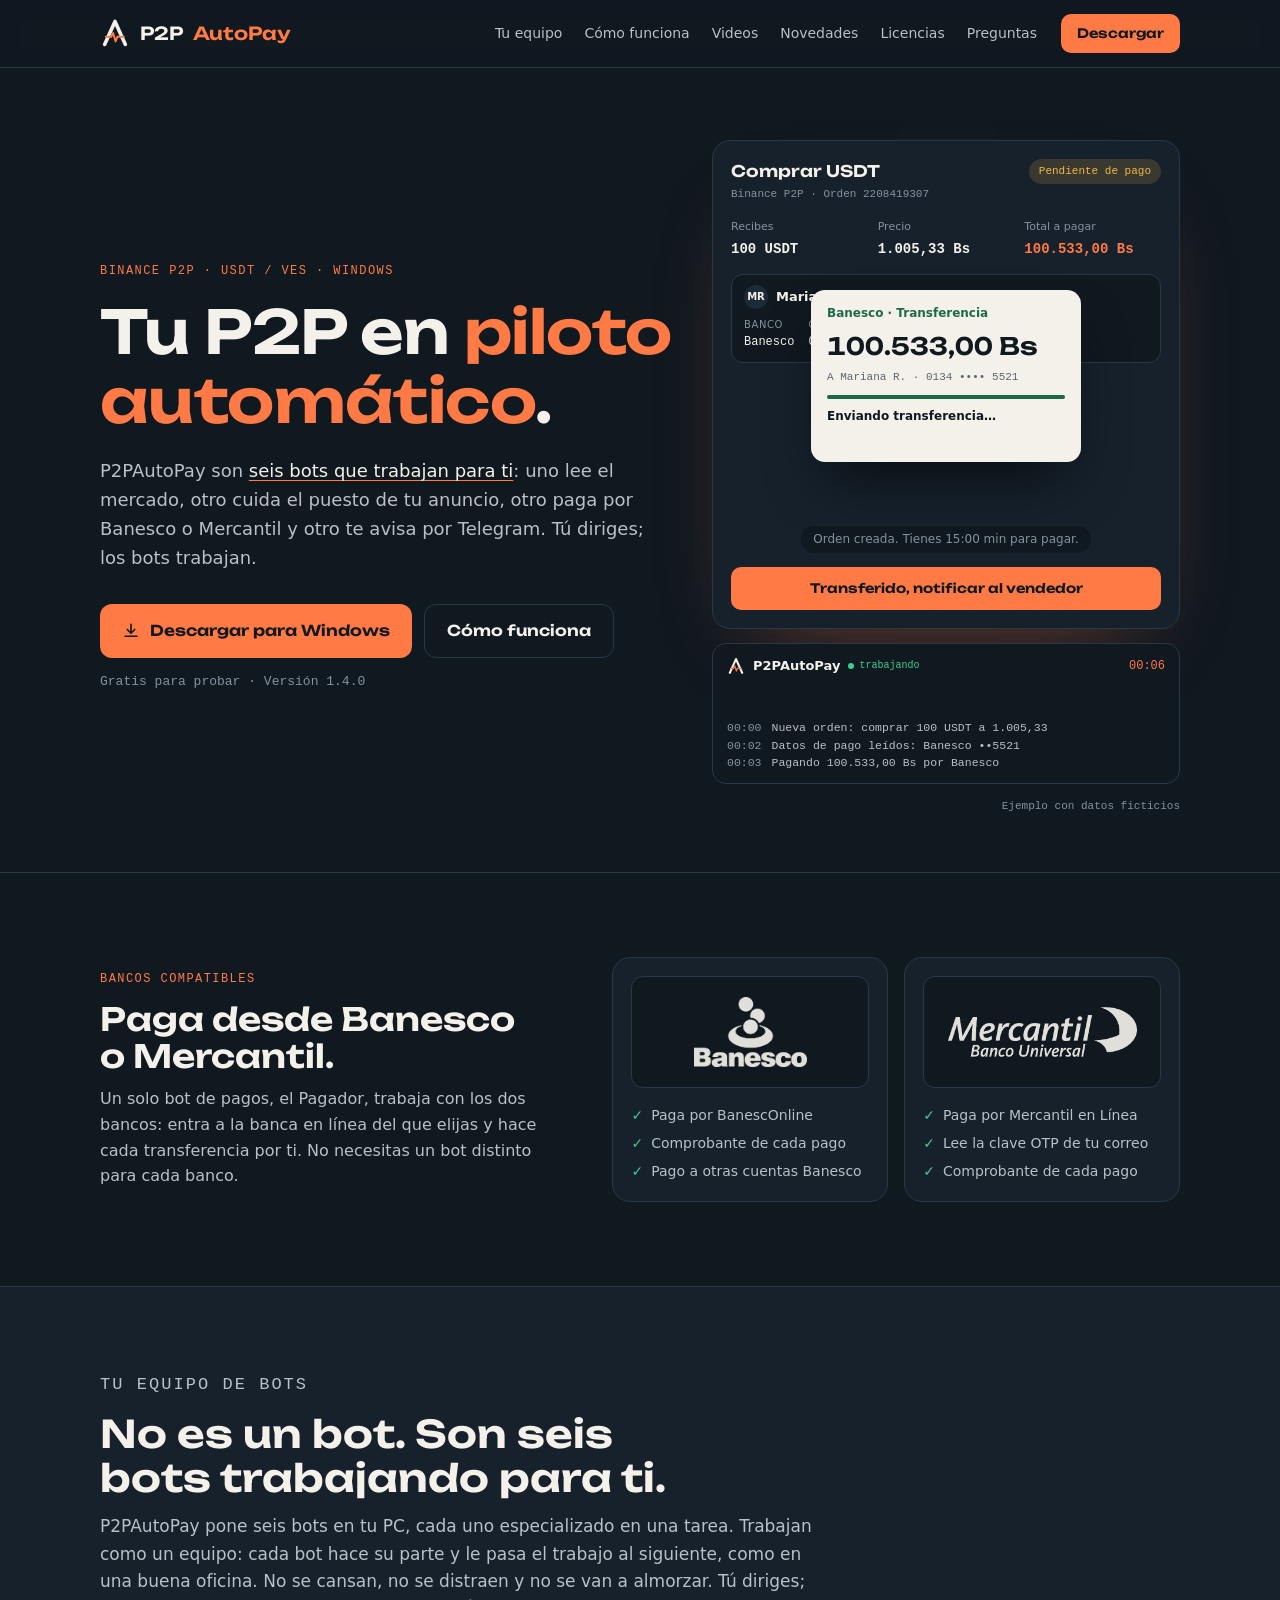
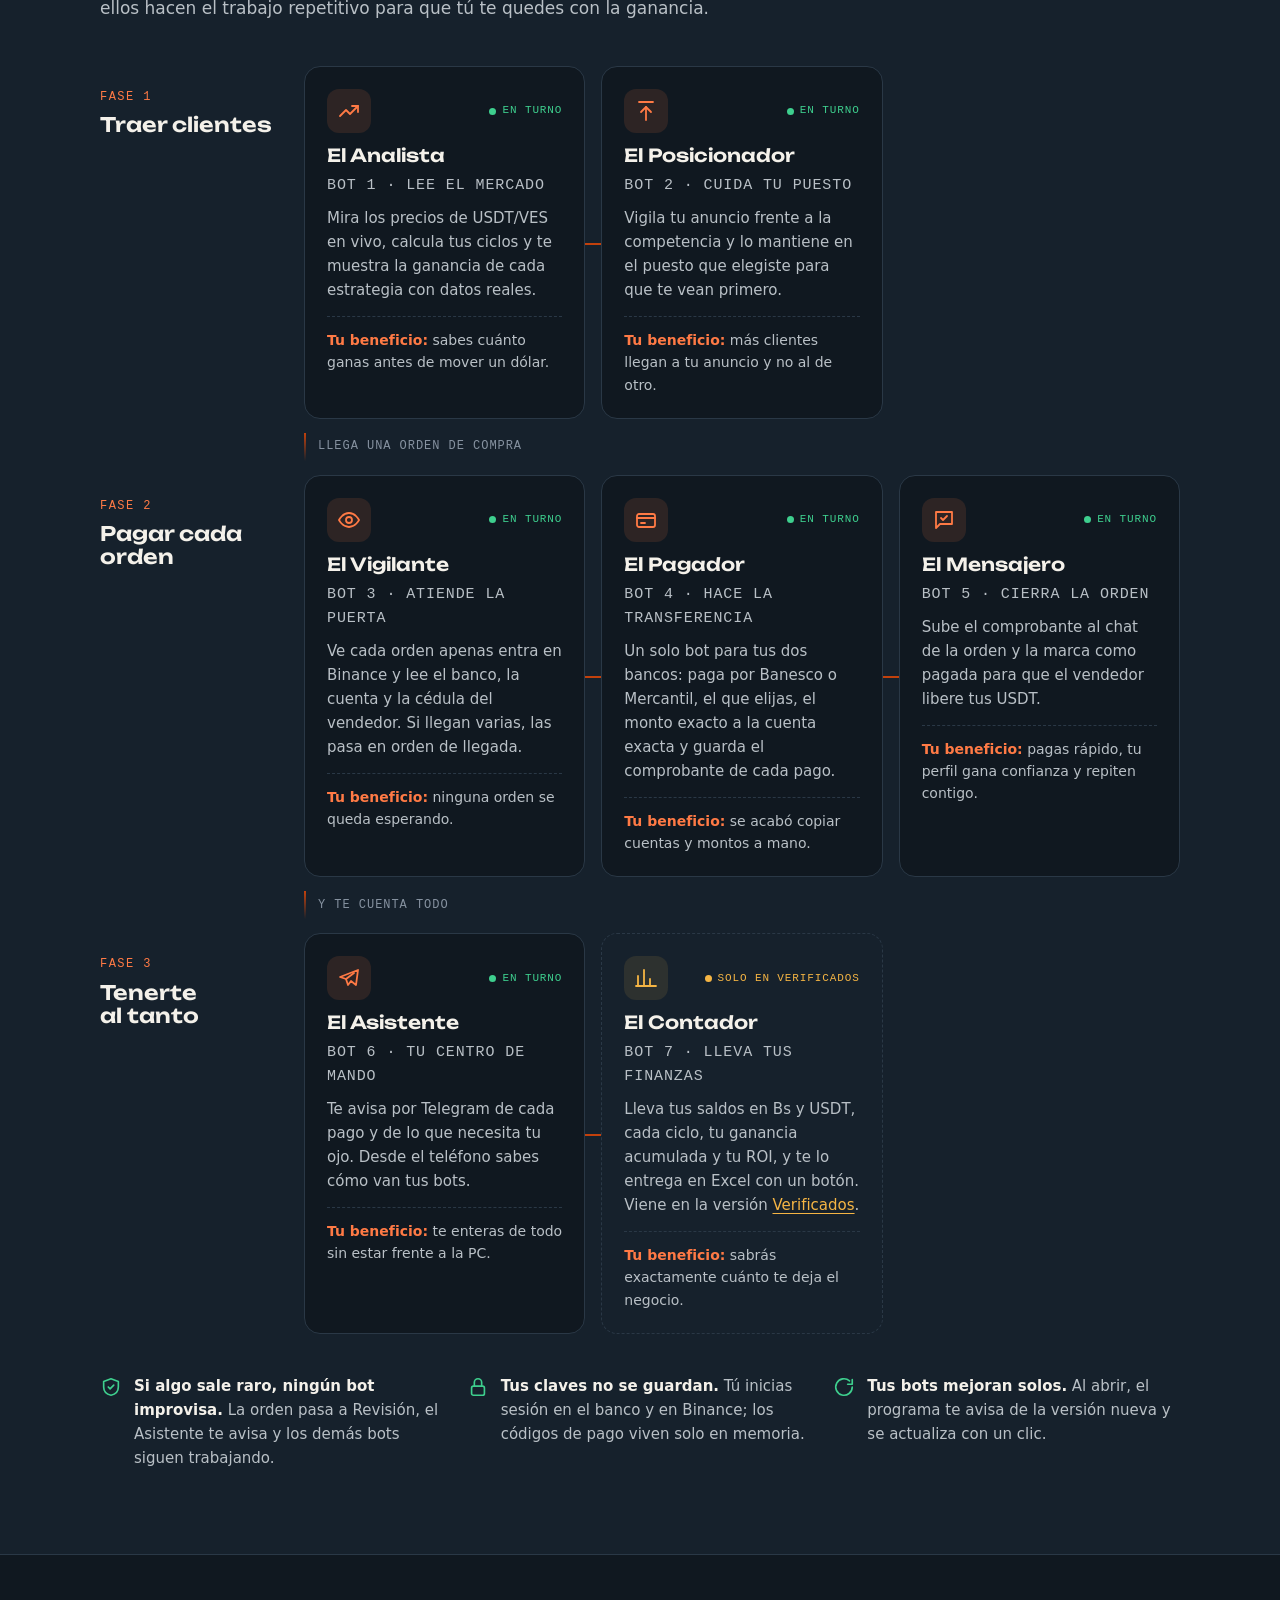
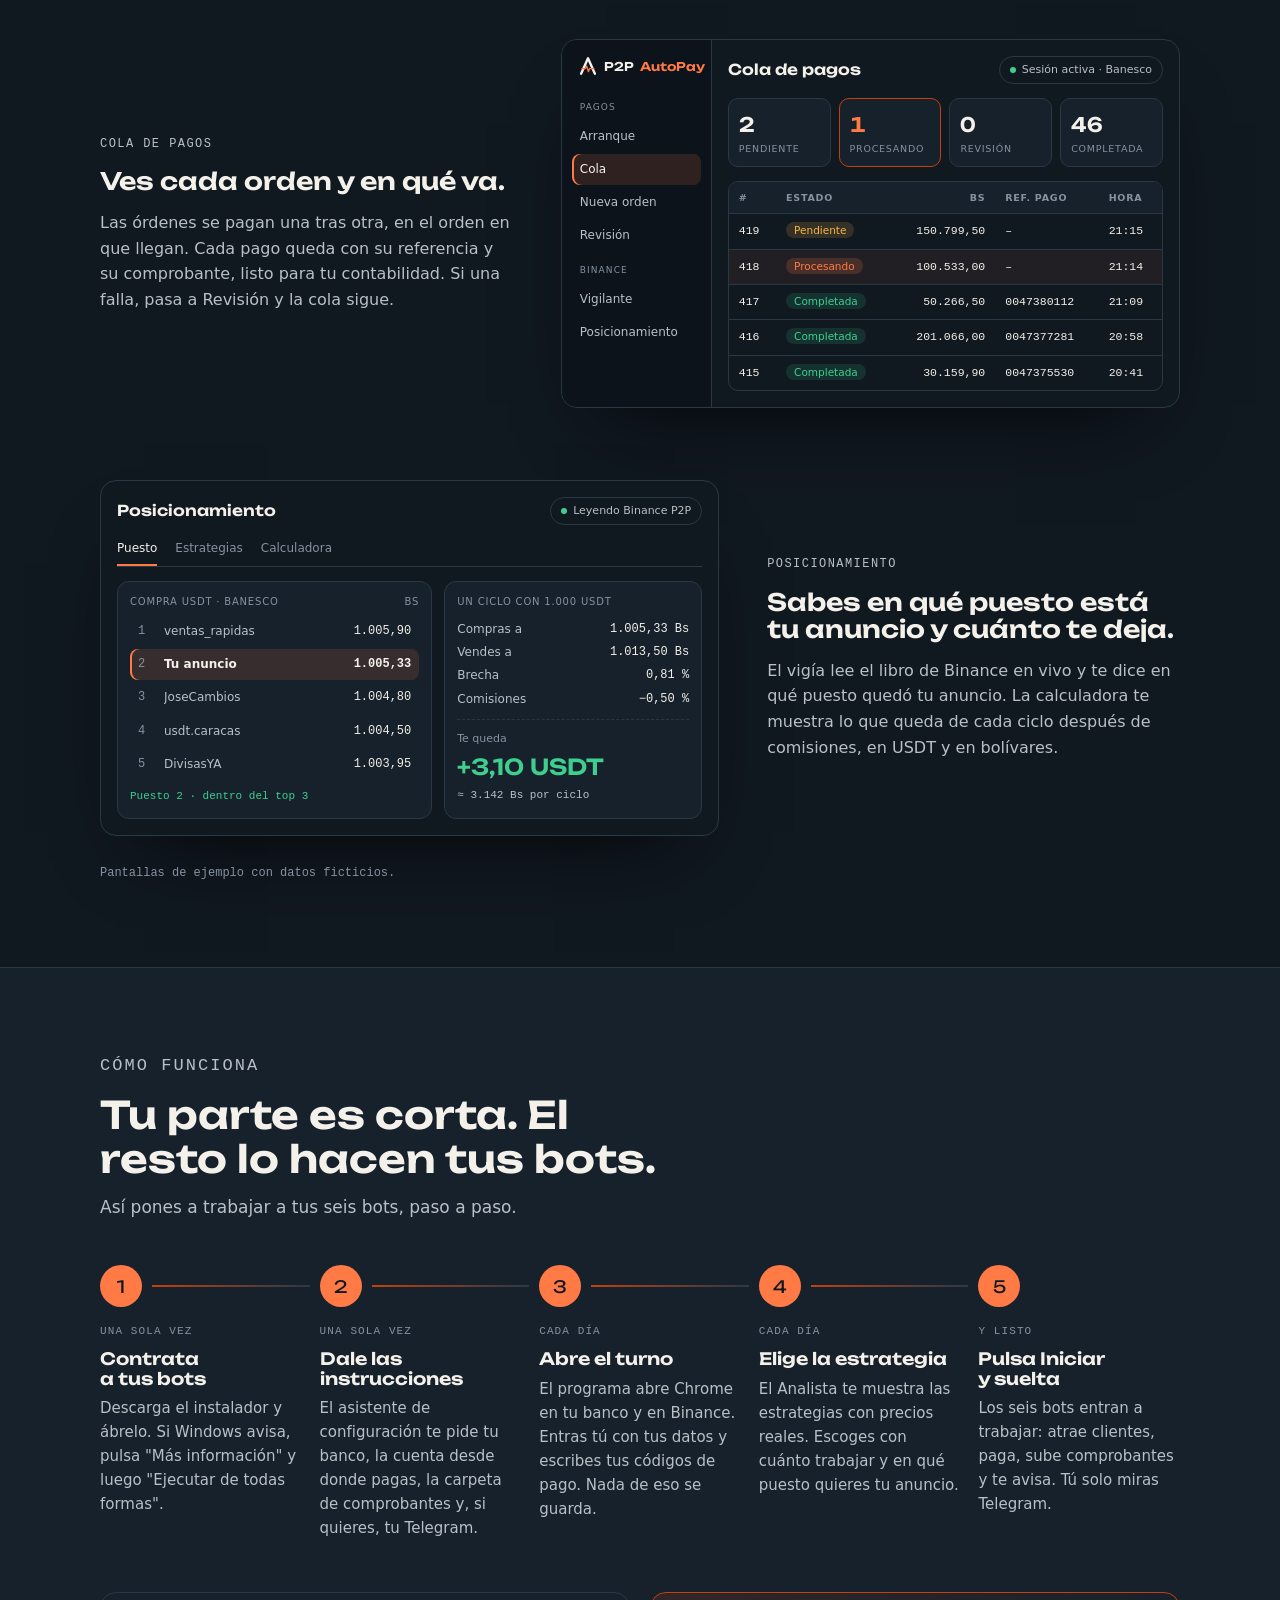
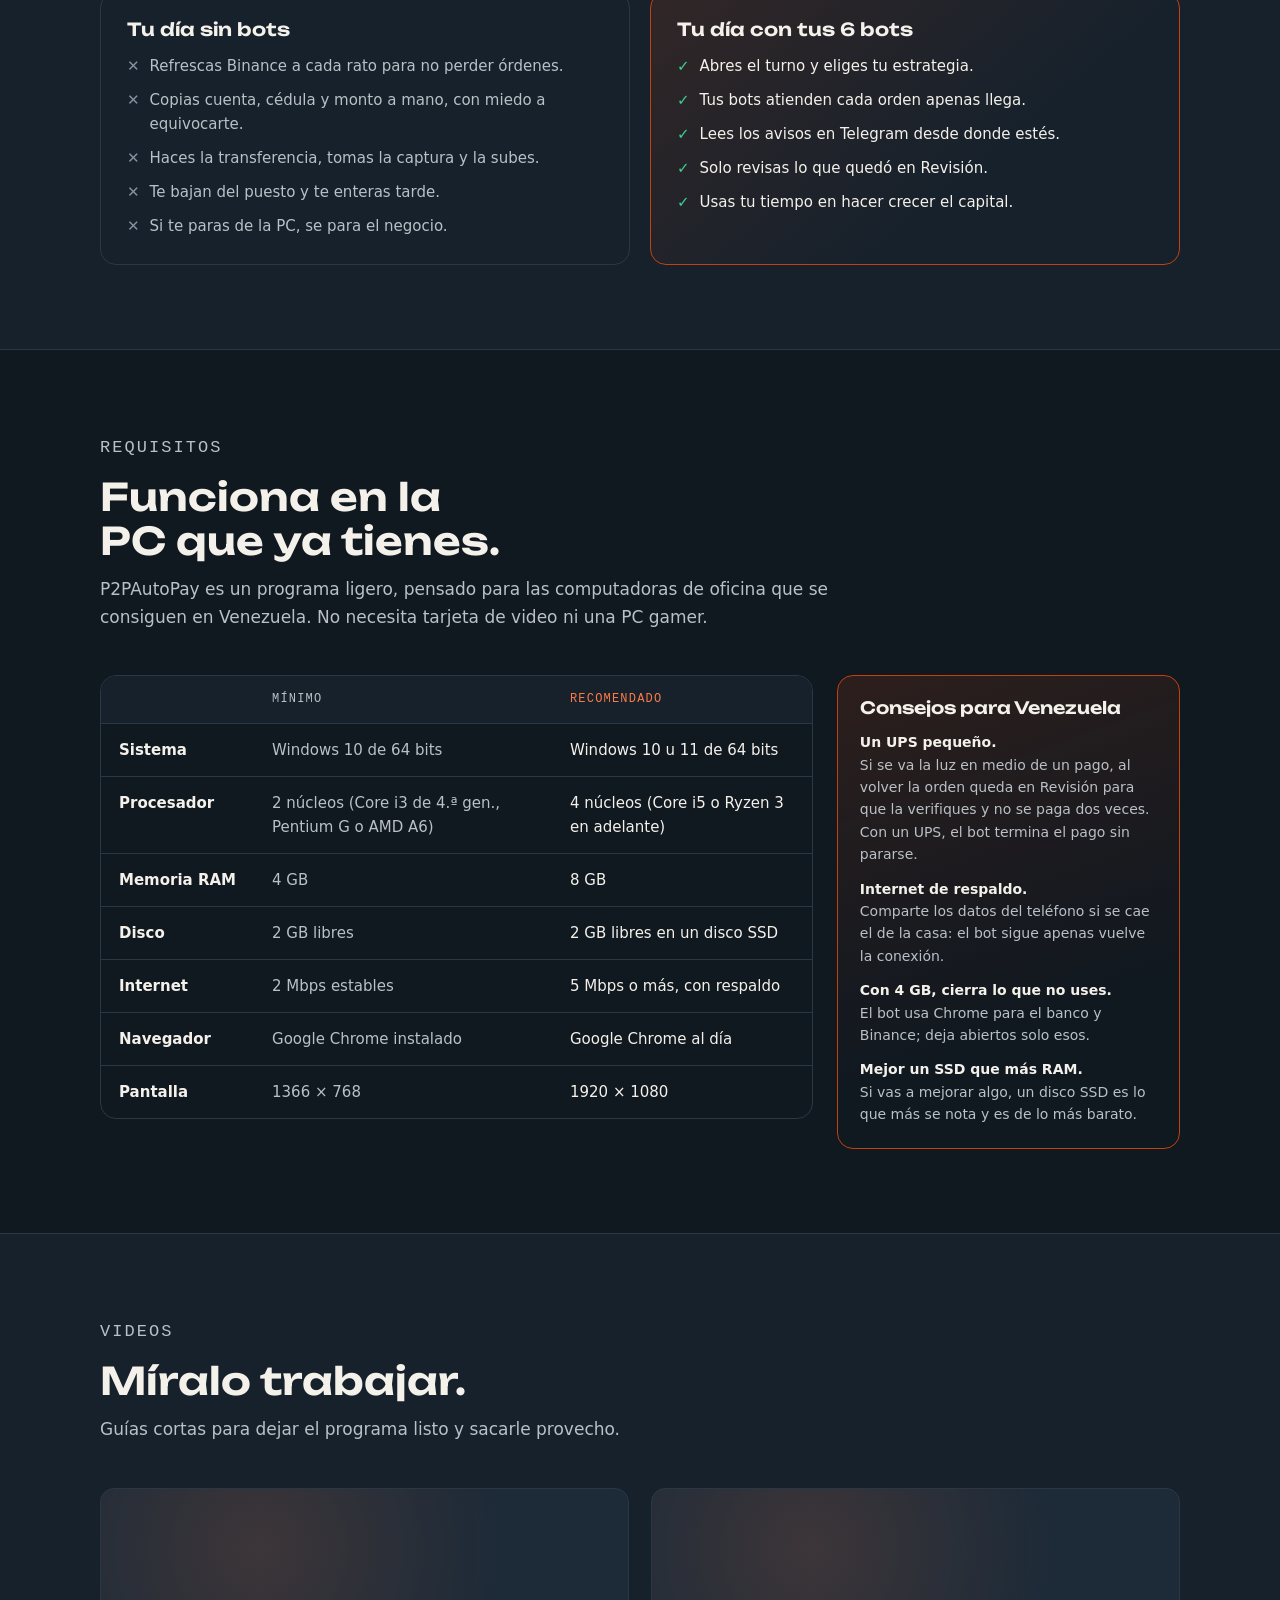
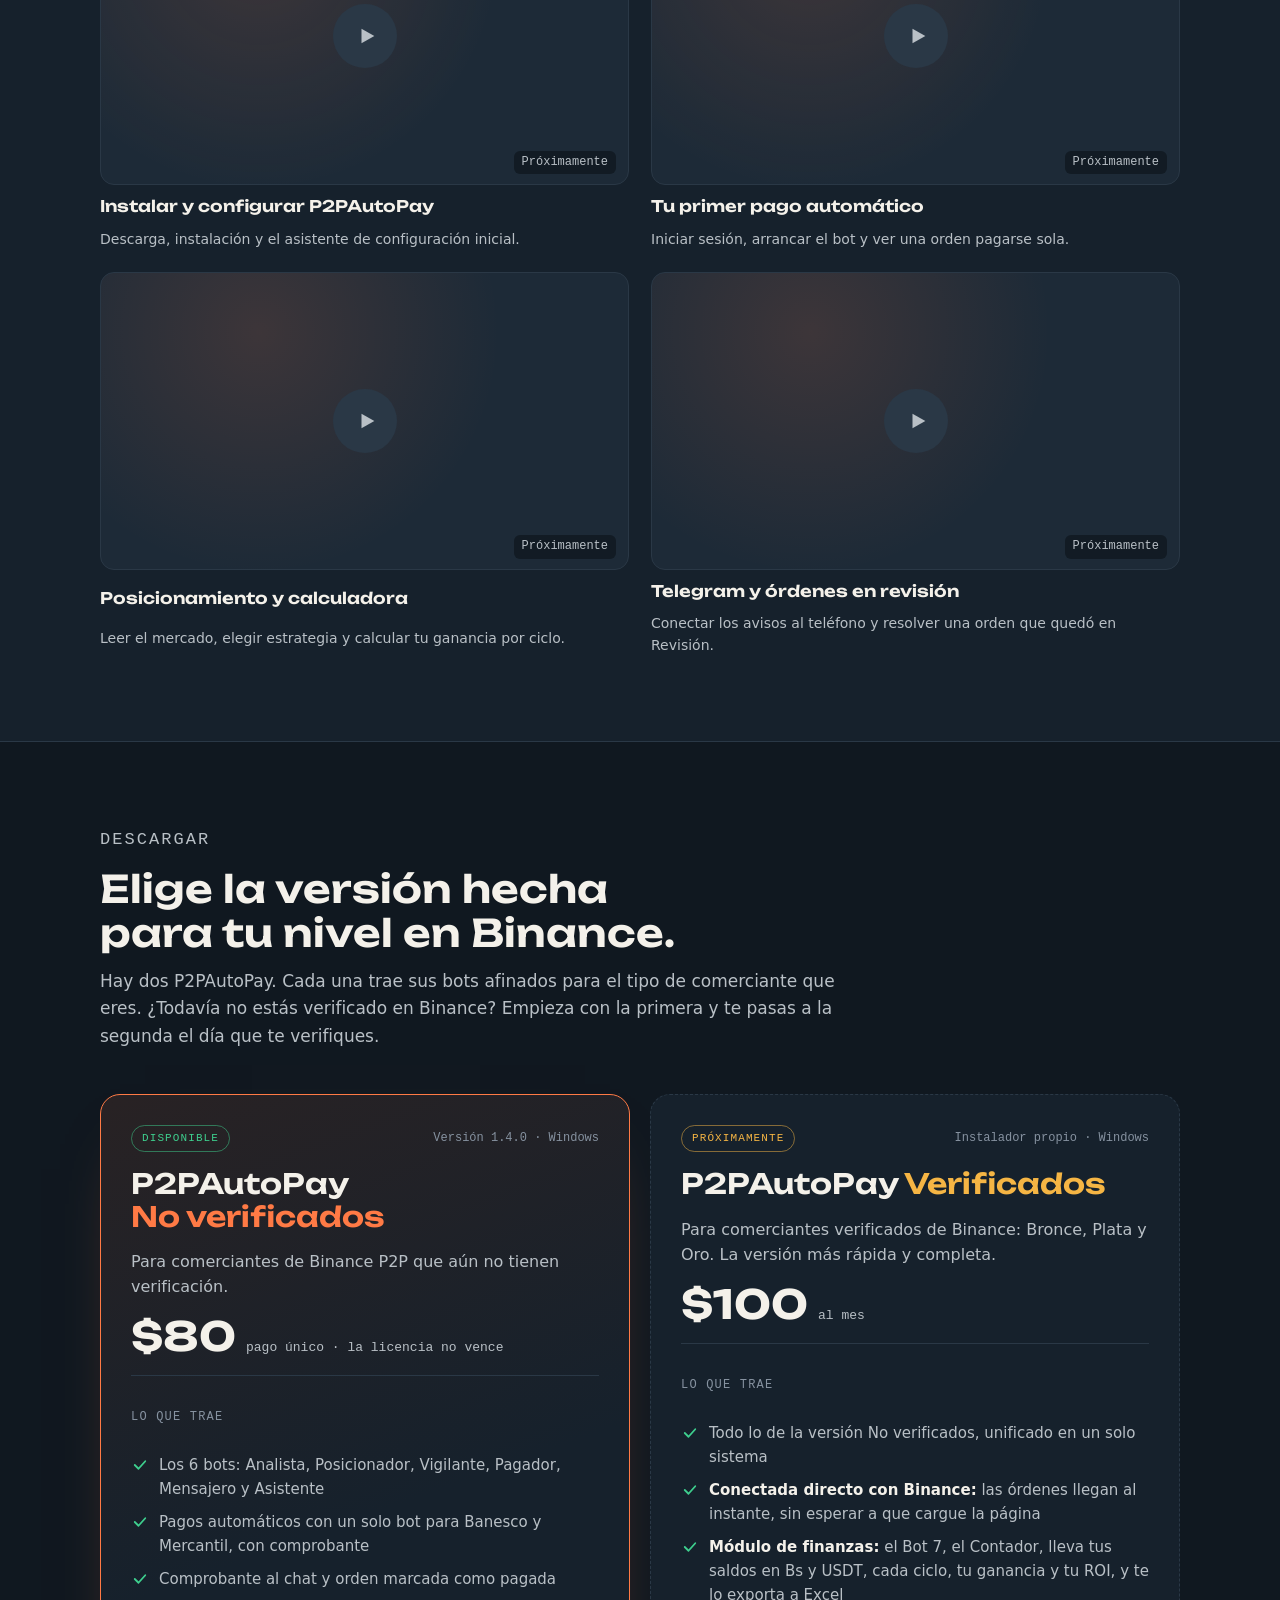
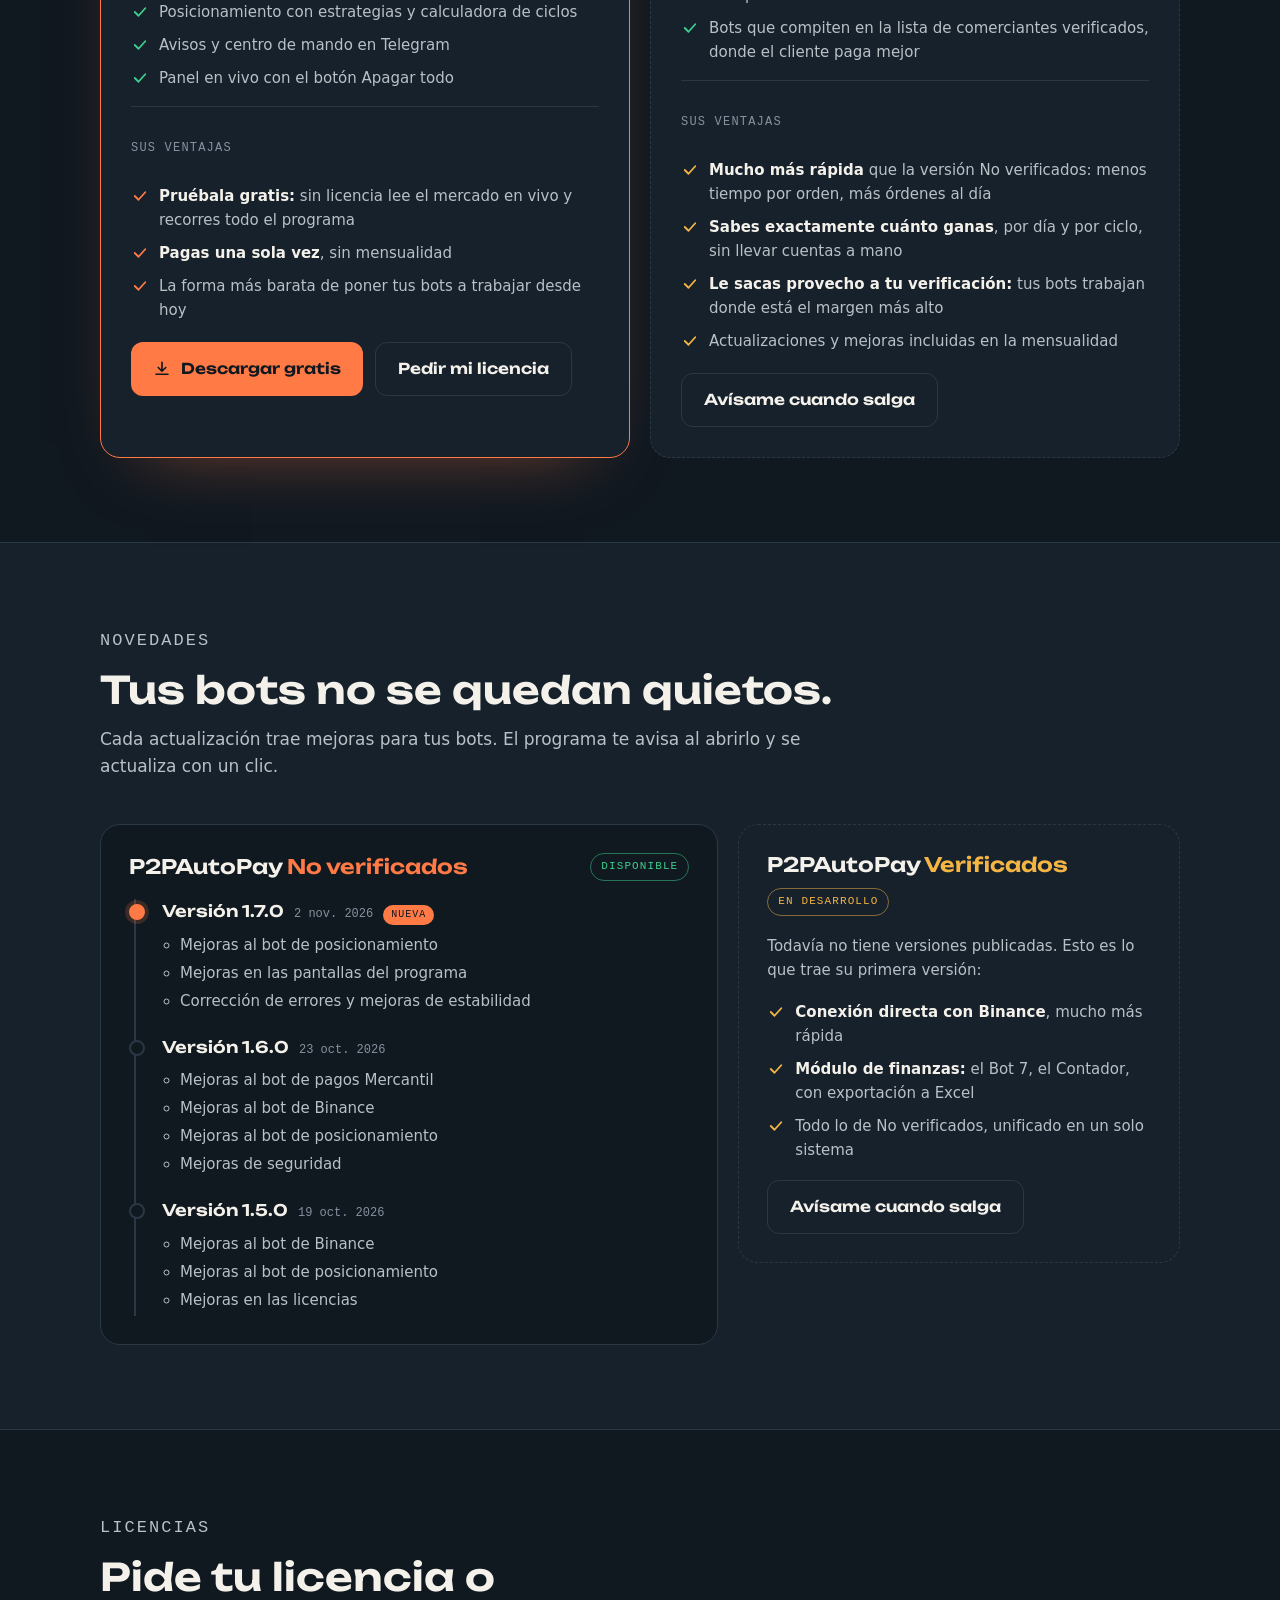
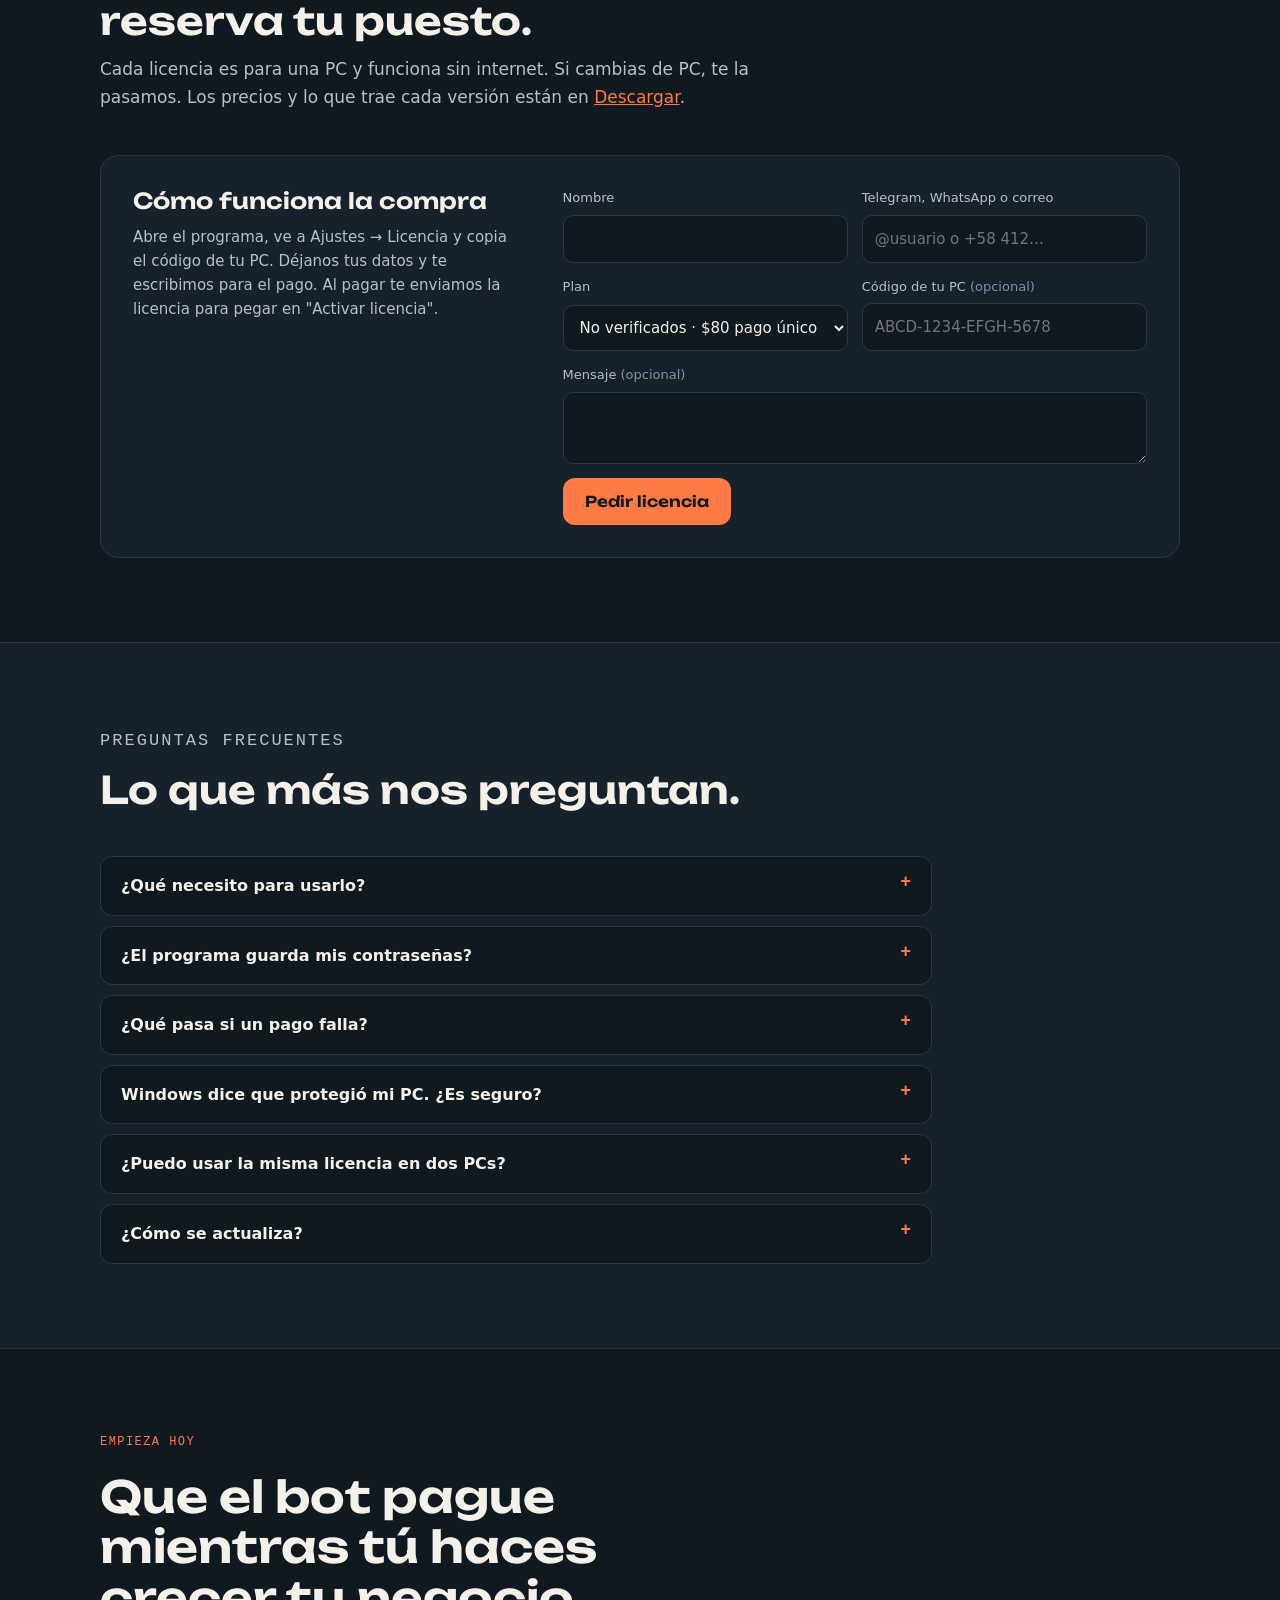
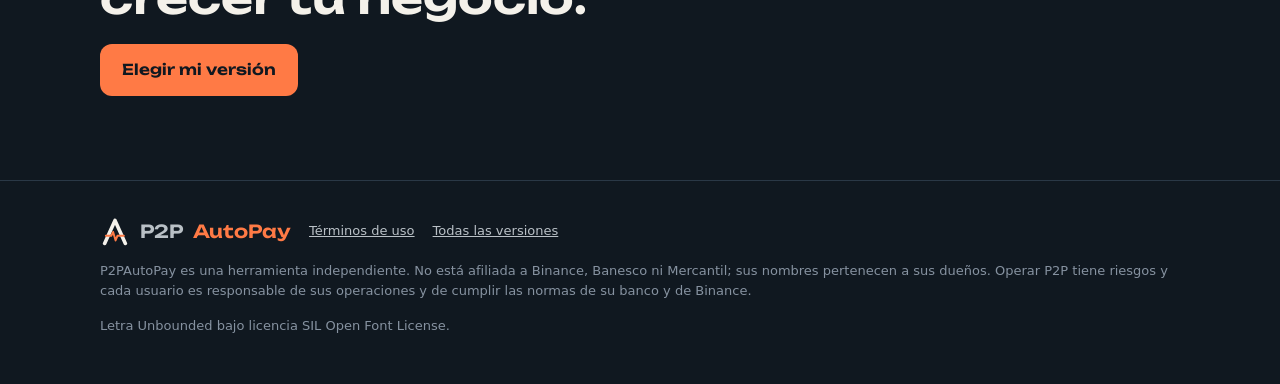
<file: index.html>
<!doctype html>
<html lang="es">
<head>
<meta charset="utf-8">
<meta name="viewport" content="width=device-width, initial-scale=1, viewport-fit=cover">
<title>P2PAutoPay</title>
<meta name="claude:viewport-fit-sides" content="cover">
<meta name="description" content="P2PAutoPay automatiza tu P2P de Binance USDT/VES: paga por Banesco o Mercantil, sube el comprobante, marca la orden y vigila el puesto de tu anuncio.">
<meta property="og:title" content="P2PAutoPay: tu P2P en piloto automático">
<meta property="og:description" content="Pagos automáticos por Banesco y Mercantil, comprobante en Binance en segundos y lectura del mercado en vivo. Programa para Windows.">
<meta property="og:image" content="img/posicionamiento.png">
<link rel="icon" href="img/logo.svg" type="image/svg+xml">
<style>
/* Plan: una sola noche de mesa de operaciones. Fondo oscuro de marca, el naranja del
   latido solo marca lo que se mueve (pagos, botones, estados). Hero = una compra real de
   100 USDT que el bot paga en vivo; abajo, pantallas del programa dibujadas en codigo. */
@font-face {
  font-family: "Unbounded";
  src: url("fuente/unbounded.woff2") format("woff2");
  font-weight: 400 700;
  font-display: swap;
}
:root {
  --noche: #101820;
  --noche-2: #16212c;
  --noche-3: #1d2a37;
  --linea: #2a3846;
  --crema: #F4F1EA;
  --crema-suave: #b9c0c6;
  --tenue: #8692a0;
  --naranja: #FF7A45;
  --naranja-fuerte: #C2410C;
  --verde: #3ecf8e;
  --ambar: #f5b544;
  --display: "Unbounded", "Segoe UI", system-ui, sans-serif;
  --texto: "Segoe UI", system-ui, -apple-system, "Helvetica Neue", Arial, sans-serif;
  --mono: ui-monospace, "Cascadia Mono", Consolas, "SFMono-Regular", monospace;
  --ancho: 1120px;
  color-scheme: dark;
}
* { box-sizing: border-box; }
html { scroll-behavior: smooth; }
[id] { scroll-margin-top: 84px; }
body {
  margin: 0;
  background: var(--noche);
  color: var(--crema);
  font-family: var(--texto);
  font-size: 16px;
  line-height: 1.6;
  -webkit-font-smoothing: antialiased;
}
body::before {
  content: ""; position: fixed; inset: 0 0 auto;
  height: env(safe-area-inset-top, 0px); z-index: 10; background: var(--noche);
}
img { max-width: 100%; display: block; }
a { color: var(--naranja); }
a:focus-visible, button:focus-visible { outline: 2px solid var(--naranja); outline-offset: 3px; border-radius: 6px; }
h1, h2, h3 { font-family: var(--display); font-weight: 600; line-height: 1.15; text-wrap: balance; margin: 0; }
p { margin: 0; }

.envoltura {
  max-width: var(--ancho);
  margin: 0 auto;
  padding-left: max(20px, env(safe-area-inset-left, 0px));
  padding-right: max(20px, env(safe-area-inset-right, 0px));
}
.etiqueta {
  font-family: var(--mono); font-size: 12px; letter-spacing: .12em;
  text-transform: uppercase; color: var(--naranja);
}

/* Barra superior */
.barra {
  position: sticky; top: env(safe-area-inset-top, 0px); z-index: 5;
  background: color-mix(in srgb, var(--noche) 88%, transparent);
  backdrop-filter: blur(10px);
  border-bottom: 1px solid var(--linea);
}
.barra .envoltura { display: flex; align-items: center; gap: 24px; padding-block: 14px; }
.marca { display: flex; align-items: center; gap: 10px; text-decoration: none; color: var(--crema); font-family: var(--display); font-weight: 600; font-size: 18px; }
.marca img { width: 30px; height: 30px; }
.marca b { color: var(--naranja); font-weight: 600; }
.menu { display: flex; gap: 22px; margin-left: auto; }
.menu a { color: var(--crema-suave); text-decoration: none; font-size: 14px; }
.menu a:hover { color: var(--crema); }
.boton {
  display: inline-flex; align-items: center; gap: 10px;
  font-family: var(--display); font-weight: 600; font-size: 15px;
  text-decoration: none; border-radius: 12px; padding: 14px 22px;
  transition: transform .15s ease, background .15s ease;
}
.boton-principal { background: var(--naranja); color: var(--noche); }
.boton-principal:hover { background: #ff8d60; transform: translateY(-1px); }
.boton-secundario { color: var(--crema); border: 1px solid var(--linea); }
.boton-secundario:hover { border-color: var(--crema-suave); }
.barra .boton { padding: 9px 16px; font-size: 13px; border-radius: 10px; }

/* Hero */
.hero { padding-block: 72px 56px; }
.hero .envoltura { display: grid; grid-template-columns: 1.1fr .9fr; gap: 40px; align-items: center; }
.hero h1 { font-size: clamp(34px, 5.4vw, 60px); letter-spacing: -.01em; }
.enlace-banco { color: var(--crema); text-decoration-color: var(--naranja); text-underline-offset: 3px; }
.hero h1 em { font-style: normal; color: var(--naranja); }
.hero .bajada { margin-top: 22px; font-size: 18px; color: var(--crema-suave); max-width: 34em; }
.acciones { display: flex; flex-wrap: wrap; gap: 12px; margin-top: 32px; }
.nota-descarga { margin-top: 14px; font-size: 13px; color: var(--tenue); font-family: var(--mono); }
/* Contador publico de descargas: prueba social bajo el boton */
.impulso { margin-top: 22px; max-width: 30em; padding: 16px 18px; border: 1px solid var(--linea); border-radius: 14px; background: linear-gradient(120deg, rgba(255, 122, 69, .10), transparent 70%); display: grid; gap: 8px; }
.en-vivo { display: inline-flex; align-items: center; gap: 7px; font-family: var(--mono); font-size: 11px; letter-spacing: .12em; text-transform: uppercase; color: var(--verde); }
.punto { width: 8px; height: 8px; border-radius: 50%; background: var(--verde); box-shadow: 0 0 0 0 rgba(62, 207, 142, .6); animation: latido 2s ease-out infinite; flex-shrink: 0; }
@keyframes latido { 0% { box-shadow: 0 0 0 0 rgba(62, 207, 142, .55); } 70%, 100% { box-shadow: 0 0 0 9px rgba(62, 207, 142, 0); } }
.impulso-cifra { display: flex; align-items: center; gap: 12px; }
.impulso-cifra strong { font-family: var(--display); font-size: 40px; line-height: 1; color: var(--naranja); font-variant-numeric: tabular-nums; transition: transform .25s ease; }
.impulso-cifra strong.sube { transform: scale(1.18); }
.impulso-cifra span { font-family: var(--mono); font-size: 12px; line-height: 1.35; color: var(--crema-suave); text-transform: uppercase; letter-spacing: .06em; }
.impulso-texto { font-size: 14px; color: var(--crema-suave); }
.impulso-texto b { color: var(--crema); font-weight: 600; }
.contador { display: inline-flex; align-items: center; gap: 10px; font-size: 14px; color: var(--crema-suave); }
.contador strong { color: var(--naranja); font-variant-numeric: tabular-nums; }
.impulso[hidden], .contador[hidden] { display: none; }
@media (prefers-reduced-motion: reduce) { .punto { animation: none; } }

/* Escena del hero: una compra real de 100 USDT pagada por el bot, en bucle */
.escena { position: relative; display: grid; gap: 14px; min-width: 0; }
.orden {
  background: var(--noche-2); border: 1px solid var(--linea); border-radius: 18px;
  padding: 18px; display: grid; gap: 14px; min-width: 0;
  box-shadow: 0 40px 90px -50px rgba(255, 122, 69, .45);
}
.orden-cabeza { display: flex; justify-content: space-between; align-items: flex-start; gap: 12px; }
.orden-titulo { display: grid; gap: 2px; min-width: 0; }
.orden-tipo { font-family: var(--display); font-weight: 600; font-size: 16px; }
.orden-num { font-family: var(--mono); font-size: 11px; color: var(--tenue); }
.chip { font-family: var(--mono); font-size: 11px; padding: 4px 10px; border-radius: 99px; white-space: nowrap; transition: background .3s, color .3s; }
.chip-pend { background: color-mix(in srgb, var(--ambar) 16%, transparent); color: var(--ambar); }
.chip-pago { background: color-mix(in srgb, var(--naranja) 18%, transparent); color: var(--naranja); }
.chip-ok { background: color-mix(in srgb, var(--verde) 16%, transparent); color: var(--verde); }
.orden-cifras { display: grid; grid-template-columns: repeat(3, 1fr); gap: 10px; }
.orden-cifras div { display: grid; gap: 2px; min-width: 0; }
.orden-cifras small { font-size: 11px; color: var(--tenue); }
.orden-cifras strong { font-family: var(--mono); font-size: 14px; font-variant-numeric: tabular-nums; white-space: nowrap; }
.orden-cifras .total { color: var(--naranja); }
.orden-pago {
  position: relative; overflow: hidden; border: 1px solid var(--linea); border-radius: 12px;
  padding: 10px 12px; display: grid; gap: 8px; background: var(--noche);
}
.orden-pago::after {
  content: ""; position: absolute; inset: 0; pointer-events: none; opacity: 0;
  background: linear-gradient(90deg, transparent, rgba(255, 122, 69, .22), transparent);
  transform: translateX(-100%);
}
.orden-pago.leyendo { border-color: var(--naranja); }
.orden-pago.leyendo::after { opacity: 1; animation: escanear 1.1s ease-in-out; }
@keyframes escanear { to { transform: translateX(100%); } }
.vendedor { display: flex; align-items: center; gap: 8px; font-size: 13px; color: var(--crema-suave); }
.vendedor b { color: var(--crema); font-weight: 600; }
.avatar { width: 24px; height: 24px; border-radius: 50%; display: grid; place-items: center; font-size: 10px; font-weight: 700; background: var(--noche-3); color: var(--crema); }
.orden-pago dl { margin: 0; display: grid; grid-template-columns: repeat(3, auto); gap: 4px 14px; justify-content: start; }
.orden-pago dl div { display: grid; min-width: 0; }
.orden-pago dt { font-size: 10px; color: var(--tenue); text-transform: uppercase; letter-spacing: .06em; }
.orden-pago dd { margin: 0; font-family: var(--mono); font-size: 12px; white-space: nowrap; }
.chat { display: flex; flex-direction: column; justify-content: flex-end; gap: 6px; height: 176px; overflow: hidden; border-top: 1px dashed var(--linea); padding-top: 10px; -webkit-mask-image: linear-gradient(to bottom, transparent, #000 16px); mask-image: linear-gradient(to bottom, transparent, #000 16px); }
.nota-escena { font-family: var(--mono); font-size: 11px; color: var(--tenue); text-align: right; }
.msg { margin: 0; font-size: 12px; transition: opacity .35s ease, transform .35s ease; }
.chat > .msg:not(.visible) { display: none; }
.msg.entrando { opacity: 0; transform: translateY(6px); }
.msg.sistema { align-self: center; color: var(--tenue); background: var(--noche); border-radius: 99px; padding: 4px 12px; text-align: center; }
.msg.sistema.ok { color: var(--verde); }
.msg.yo { align-self: flex-end; display: grid; gap: 4px; justify-items: end; }
.mini-recibo {
  display: grid; gap: 1px; padding: 8px 12px; border-radius: 10px 10px 2px 10px; min-width: 150px;
  background: var(--crema); color: var(--noche); font-family: var(--mono); font-size: 11px;
}
.mini-recibo span { color: #1d6b45; font-weight: 700; }
.mini-recibo b { font-size: 14px; }
.mini-recibo i { font-style: normal; color: #5b6570; }
.adjunto { font-size: 10px; color: var(--tenue); font-family: var(--mono); }
.orden-boton {
  text-align: center; font-family: var(--display); font-weight: 600; font-size: 13px;
  padding: 11px; border-radius: 10px; background: var(--naranja); color: var(--noche);
  transition: transform .15s ease, background .3s, color .3s;
}
.orden-boton.pulsado { transform: scale(.96); }
.orden-boton.hecho { background: var(--noche-3); color: var(--tenue); }
.orden-boton.hecho span::before { content: "✓ "; color: var(--verde); }

.banco {
  position: absolute; left: 50%; top: 150px; width: min(270px, 80%); z-index: 2;
  background: var(--crema); color: var(--noche); border-radius: 14px; padding: 14px 16px;
  display: grid; gap: 4px; box-shadow: 0 30px 60px -20px rgba(0, 0, 0, .7);
  transform: translateX(-50%); transform-origin: center; opacity: 0; visibility: hidden;
  transition: opacity .35s ease, transform .35s ease, visibility 0s .35s;
}
.banco.visible { opacity: 1; visibility: visible; transition: opacity .35s ease, transform .35s ease; }
.banco.volando { transition: transform .7s cubic-bezier(.6, 0, .3, 1), opacity .7s ease; }
.banco.flash { animation: flash .45s ease; }
@keyframes flash { 0% { box-shadow: 0 0 0 0 rgba(255, 255, 255, .9); } 100% { box-shadow: 0 0 0 18px rgba(255, 255, 255, 0); } }
.banco-cabeza { display: flex; justify-content: space-between; font-size: 12px; font-weight: 700; color: #1d6b45; }
.banco-check { opacity: 0; transition: opacity .3s; }
.banco.exito .banco-check { opacity: 1; }
.banco strong { font-family: var(--display); font-size: 24px; font-weight: 600; font-variant-numeric: tabular-nums; }
.banco-destino, .banco-ref { font-family: var(--mono); font-size: 11px; color: #5b6570; }
.progreso { height: 4px; border-radius: 4px; background: #d9d4c8; overflow: hidden; margin-block: 4px; }
.progreso i { display: block; height: 100%; width: 100%; background: #1d6b45; transform-origin: left; }
.banco-estado { font-size: 12px; font-weight: 600; }
.banco:not(.exito) .banco-ref { visibility: hidden; }

.bot { background: var(--noche); border: 1px solid var(--linea); border-radius: 14px; padding: 12px 14px; min-width: 0; }
.bot-cabeza { display: flex; align-items: center; gap: 8px; font-size: 13px; }
.vivo { font-family: var(--mono); font-size: 10px; color: var(--verde); display: inline-flex; align-items: center; gap: 5px; }
.vivo::before { content: ""; width: 6px; height: 6px; border-radius: 50%; background: var(--verde); animation: latido 1.6s ease-in-out infinite; }
@keyframes latido { 50% { opacity: .3; } }
.crono { margin-left: auto; font-family: var(--mono); font-size: 12px; color: var(--naranja); font-variant-numeric: tabular-nums; }
.bot-log {
  list-style: none; margin: 8px 0 0; padding: 0; font-family: var(--mono); font-size: 11.5px;
  color: var(--crema-suave); height: 7.5em; line-height: 1.5; overflow: hidden;
  display: flex; flex-direction: column; justify-content: flex-end;
}
.bot-log li { flex-shrink: 0; display: flex; gap: 10px; white-space: nowrap; overflow: hidden; text-overflow: ellipsis; animation: linea .3s ease both; }
.bot-log time { color: var(--tenue); }
.bot-log li.fin { color: var(--verde); }
@keyframes linea { from { opacity: 0; transform: translateY(4px); } }

/* Pantallas del programa dibujadas en codigo: nitidas a cualquier tamano */
.app {
  display: grid; grid-template-columns: 150px 1fr; min-width: 0;
  border: 1px solid var(--linea); border-radius: 16px; overflow: hidden; background: var(--noche);
  box-shadow: 0 40px 80px -45px rgba(0, 0, 0, .9); font-size: 13px;
}
.app.app-posicion { grid-template-columns: 1fr; }
.app-lado { background: #0c131a; border-right: 1px solid var(--linea); padding: 16px 10px; display: grid; gap: 2px; align-content: start; }
.app-marca { display: flex; align-items: center; gap: 6px; font-family: var(--display); font-weight: 600; font-size: 12px; margin: 0 6px 12px; }
.app-marca b { color: var(--naranja); font-weight: 600; }
.app-grupo { font-size: 9px; letter-spacing: .12em; text-transform: uppercase; color: var(--tenue); margin: 10px 8px 4px; }
.app-item { padding: 6px 8px; border-radius: 8px; color: var(--crema-suave); font-size: 12px; }
.app-item.activo { background: color-mix(in srgb, var(--naranja) 14%, transparent); color: var(--crema); box-shadow: inset 2px 0 0 var(--naranja); }
.app-cuerpo { padding: 16px; display: grid; gap: 14px; align-content: start; min-width: 0; }
.app-titulo { display: flex; justify-content: space-between; align-items: center; gap: 10px; flex-wrap: wrap; }
.app-titulo b { font-family: var(--display); font-weight: 600; font-size: 15px; }
.pildora { display: inline-flex; align-items: center; gap: 6px; font-size: 11px; color: var(--crema-suave); border: 1px solid var(--linea); border-radius: 99px; padding: 4px 10px; }
.pildora i { width: 6px; height: 6px; border-radius: 50%; background: var(--verde); animation: latido 1.6s ease-in-out infinite; }
.app-tiles { display: grid; grid-template-columns: repeat(4, 1fr); gap: 8px; }
.app-tiles div { border: 1px solid var(--linea); border-radius: 10px; padding: 10px; display: grid; background: var(--noche-2); }
.app-tiles strong { font-family: var(--display); font-size: 20px; font-weight: 600; font-variant-numeric: tabular-nums; }
.app-tiles small { font-size: 9.5px; letter-spacing: .08em; text-transform: uppercase; color: var(--tenue); }
.app-tiles .tile-vivo { border-color: var(--naranja-fuerte); }
.app-tiles .tile-vivo strong { color: var(--naranja); }
.app-tabla { overflow-x: auto; border: 1px solid var(--linea); border-radius: 10px; }
.app table { width: 100%; border-collapse: collapse; font-size: 12px; font-variant-numeric: tabular-nums; }
.app th { text-align: left; font-size: 9.5px; letter-spacing: .08em; text-transform: uppercase; color: var(--tenue); font-weight: 600; padding: 8px 10px; background: var(--noche-2); }
.app td { padding: 8px 10px; border-top: 1px solid var(--linea); white-space: nowrap; font-family: var(--mono); font-size: 11.5px; }
.app .num { text-align: right; }
.fila-viva td { background: color-mix(in srgb, var(--naranja) 7%, transparent); }
.estado { font-family: var(--texto); font-size: 10.5px; padding: 2px 8px; border-radius: 99px; }
.e-pend { background: color-mix(in srgb, var(--ambar) 16%, transparent); color: var(--ambar); }
.e-proc { background: color-mix(in srgb, var(--naranja) 18%, transparent); color: var(--naranja); animation: latido 1.6s ease-in-out infinite; }
.e-ok { background: color-mix(in srgb, var(--verde) 14%, transparent); color: var(--verde); }
.app-pestanas { display: flex; gap: 18px; border-bottom: 1px solid var(--linea); font-size: 12px; color: var(--tenue); }
.app-pestanas span { padding-bottom: 8px; }
.app-pestanas .activo { color: var(--crema); box-shadow: inset 0 -2px 0 var(--naranja); }
.posicion-rejilla { display: grid; grid-template-columns: 1.1fr .9fr; gap: 12px; }
.libro, .calc { border: 1px solid var(--linea); border-radius: 12px; padding: 12px; background: var(--noche-2); min-width: 0; }
.libro-cabeza { display: flex; justify-content: space-between; font-size: 10px; letter-spacing: .08em; text-transform: uppercase; color: var(--tenue); margin-bottom: 6px; }
.libro ol { list-style: none; margin: 0; padding: 0; display: grid; gap: 2px; }
.libro li { display: grid; grid-template-columns: 18px 1fr auto; gap: 8px; align-items: center; padding: 6px 8px; border-radius: 8px; font-size: 12px; }
.libro li span { font-family: var(--mono); color: var(--tenue); }
.libro li b { font-weight: 500; color: var(--crema-suave); overflow: hidden; text-overflow: ellipsis; white-space: nowrap; }
.libro li em { font-style: normal; font-family: var(--mono); font-variant-numeric: tabular-nums; }
.libro li.tuyo { background: color-mix(in srgb, var(--naranja) 14%, transparent); box-shadow: inset 2px 0 0 var(--naranja); }
.libro li.tuyo b, .libro li.tuyo em { color: var(--crema); font-weight: 600; }
.libro-pie { margin-top: 8px; font-size: 11px; color: var(--verde); font-family: var(--mono); }
.calc { display: grid; gap: 10px; align-content: start; }
.calc-cabeza { font-size: 10px; letter-spacing: .08em; text-transform: uppercase; color: var(--tenue); }
.calc dl { margin: 0; display: grid; gap: 4px; }
.calc dl div { display: flex; justify-content: space-between; gap: 8px; font-size: 12px; }
.calc dt { color: var(--crema-suave); }
.calc dd { margin: 0; font-family: var(--mono); font-variant-numeric: tabular-nums; }
.calc-total { border-top: 1px dashed var(--linea); padding-top: 10px; display: grid; gap: 2px; }
.calc-total small { font-size: 11px; color: var(--tenue); }
.calc-total strong { font-family: var(--display); font-size: 22px; font-weight: 600; color: var(--verde); }
.calc-total span { font-family: var(--mono); font-size: 11px; color: var(--crema-suave); }
.nota-ejemplo { margin-top: 28px; font-size: 12px; color: var(--tenue); font-family: var(--mono); }

/* Bancos compatibles */
.bancos { padding-block: 56px; }
.bancos-fila { display: grid; grid-template-columns: .9fr 1.1fr; gap: 48px; align-items: center; }
.bancos-texto { display: grid; gap: 12px; min-width: 0; }
.bancos-texto h2 { font-size: clamp(24px, 3vw, 32px); }
.bancos-texto p:last-child { color: var(--crema-suave); }
.bancos-lista { display: grid; grid-template-columns: 1fr 1fr; gap: 16px; }
.banco-tarjeta { border: 1px solid var(--linea); border-radius: 18px; padding: 18px; display: grid; gap: 16px; align-content: start; background: var(--noche-2); min-width: 0; }
.banco-logo { height: 112px; border-radius: 12px; background: var(--noche); border: 1px solid var(--linea); display: grid; place-items: center; padding: 18px; }
.banco-logo img { width: auto; max-width: 100%; height: auto; opacity: .92; transition: opacity .2s; }
.banco-tarjeta:hover .banco-logo img { opacity: 1; }
.logo-banesco { max-height: 70px; }
.logo-mercantil { max-height: 50px; }
.banco-info { display: grid; gap: 8px; }
.banco-info h3 { font-size: 17px; }
.banco-info ul { margin: 0; padding: 0; list-style: none; display: grid; gap: 6px; font-size: 14px; color: var(--crema-suave); }
.banco-info li { display: flex; gap: 8px; }
.banco-info li::before { content: "✓"; color: var(--verde); }

/* Bandas */
.banda { padding-block: 84px; border-top: 1px solid var(--linea); }
.banda-alterna { background: var(--noche-2); }
.encabezado { display: grid; gap: 14px; max-width: 46em; margin-bottom: 44px; }
.encabezado h2 { font-size: clamp(26px, 3.4vw, 38px); }
.encabezado p { color: var(--crema-suave); font-size: 17px; }

/* Tu equipo: los trabajadores en su linea de trabajo */
.linea-trabajo { display: grid; gap: 0; }
.fase { display: grid; grid-template-columns: 180px 1fr; gap: 24px; align-items: start; }
.fase-nombre { display: grid; gap: 6px; padding-top: 22px; }
.fase-nombre span { font-family: var(--mono); font-size: 12px; letter-spacing: .12em; text-transform: uppercase; color: var(--naranja); }
.fase-nombre h3 { font-size: 20px; }
.fase-trabajadores { list-style: none; margin: 0; padding: 0; display: grid; grid-template-columns: repeat(3, 1fr); gap: 16px; }
.trabajador { position: relative; background: var(--noche); border: 1px solid var(--linea); border-radius: 16px; padding: 22px; display: grid; gap: 8px; align-content: start; min-width: 0; animation: relevo 14s ease-in-out infinite; animation-delay: calc(var(--i) * 2s); }
.trabajador + .trabajador::before { content: ""; position: absolute; left: -17px; top: 50%; width: 16px; height: 2px; background: var(--naranja-fuerte); }
@keyframes relevo { 0%, 16%, 100% { border-color: var(--linea); box-shadow: none; } 4%, 12% { border-color: var(--naranja); box-shadow: 0 0 0 4px rgba(255, 122, 69, .12), 0 18px 40px -24px rgba(255, 122, 69, .6); } }
.trabajador-cabeza { display: flex; align-items: center; justify-content: space-between; gap: 10px; margin-bottom: 4px; }
.trabajador-icono { width: 44px; height: 44px; border-radius: 12px; display: grid; place-items: center; background: rgba(255, 122, 69, .12); }
.trabajador-icono svg { width: 24px; height: 24px; stroke: var(--naranja); fill: none; stroke-width: 1.8; stroke-linecap: round; stroke-linejoin: round; }
.turno { display: inline-flex; align-items: center; gap: 6px; font-family: var(--mono); font-size: 11px; letter-spacing: .08em; text-transform: uppercase; color: var(--verde); }
.turno::before { content: ""; width: 7px; height: 7px; border-radius: 50%; background: currentColor; }
.trabajador h3 { font-size: 18px; }
.puesto { font-family: var(--mono); font-size: 12px; letter-spacing: .06em; text-transform: uppercase; color: var(--tenue); }
.trabajador p { color: var(--crema-suave); font-size: 15px; }
.trabajador p a { color: var(--ambar); text-underline-offset: 3px; }
.trabajador .gana { margin-top: 6px; padding-top: 12px; border-top: 1px dashed var(--linea); font-size: 14px; }
.gana b { color: var(--naranja); font-weight: 600; }
.trabajador.por-llegar { animation: none; border-style: dashed; background: transparent; }
.trabajador.por-llegar .turno { color: var(--ambar); }
.trabajador.por-llegar .trabajador-icono { background: rgba(245, 181, 68, .1); }
.trabajador.por-llegar .trabajador-icono svg { stroke: var(--ambar); }
.relevo { margin: 0; padding: 14px 0 14px 204px; display: flex; align-items: center; gap: 12px; color: var(--tenue); font-family: var(--mono); font-size: 12px; letter-spacing: .08em; text-transform: uppercase; }
.relevo::before { content: ""; width: 2px; height: 28px; background: linear-gradient(var(--naranja-fuerte), transparent); }
.garantias { margin-top: 40px; display: grid; grid-template-columns: repeat(3, 1fr); gap: 20px; }
.garantias p { display: flex; gap: 12px; align-items: flex-start; color: var(--crema-suave); font-size: 15px; margin: 0; }
.garantias b { color: var(--crema); }
.garantias svg { width: 22px; height: 22px; flex-shrink: 0; margin-top: 2px; stroke: var(--verde); fill: none; stroke-width: 1.8; stroke-linecap: round; stroke-linejoin: round; }

/* Capturas */
.captura { display: grid; grid-template-columns: .8fr 1.2fr; gap: 48px; align-items: center; }
.captura + .captura { margin-top: 72px; }
.captura.invertida { grid-template-columns: 1.2fr .8fr; }
.captura.invertida .captura-texto { order: 2; }
.captura-texto { display: grid; gap: 14px; min-width: 0; }
.captura-texto h3 { font-size: 24px; }
.captura-texto p { color: var(--crema-suave); }
.marco { border: 1px solid var(--linea); border-radius: 14px; overflow: hidden; background: var(--noche-3); box-shadow: 0 24px 60px -30px rgba(0, 0, 0, .7); }
.marco-barra { display: flex; gap: 6px; padding: 10px 12px; border-bottom: 1px solid var(--linea); }
.marco-barra i { width: 9px; height: 9px; border-radius: 50%; background: var(--linea); }

/* Como funciona: tu parte, paso a paso, y tu dia con y sin equipo */
.ruta { list-style: none; margin: 0; padding: 0; display: grid; grid-template-columns: repeat(5, 1fr); gap: 18px; counter-reset: paso; }
.ruta li { counter-increment: paso; position: relative; display: grid; gap: 8px; align-content: start; padding-top: 58px; min-width: 0; }
.ruta li::before { content: counter(paso); position: absolute; top: 0; left: 0; width: 42px; height: 42px; border-radius: 50%; display: grid; place-items: center; background: var(--naranja); color: var(--noche); font-family: var(--display); font-size: 17px; }
.ruta li::after { content: ""; position: absolute; top: 20px; left: 52px; right: -8px; height: 2px; background: linear-gradient(90deg, var(--naranja-fuerte), var(--linea)); }
.ruta li:last-child::after { display: none; }
.ruta-cuando { font-family: var(--mono); font-size: 11px; letter-spacing: .1em; text-transform: uppercase; color: var(--tenue); }
.ruta h3 { font-size: 17px; }
.ruta p { color: var(--crema-suave); font-size: 15px; }
.tu-dia { margin-top: 52px; display: grid; grid-template-columns: 1fr 1fr; gap: 20px; }
.dia { border: 1px solid var(--linea); border-radius: 16px; padding: 26px; display: grid; gap: 14px; align-content: start; }
.dia h3 { font-size: 18px; }
.dia ul { margin: 0; padding: 0; list-style: none; display: grid; gap: 10px; font-size: 15px; }
.dia li { display: flex; gap: 10px; color: var(--crema-suave); }
.dia-antes li::before { content: "✕"; color: var(--tenue); }
.dia-despues { border-color: var(--naranja-fuerte); background: linear-gradient(140deg, rgba(194, 65, 12, .16), transparent 65%); }
.dia-despues li { color: var(--crema); }
.dia-despues li::before { content: "✓"; color: var(--verde); }

/* Requisitos */
.requisitos { display: grid; grid-template-columns: 1.35fr .65fr; gap: 24px; align-items: start; }
.tabla-requisitos { overflow-x: auto; border: 1px solid var(--linea); border-radius: 16px; min-width: 0; }
.tabla-requisitos table { width: 100%; border-collapse: collapse; font-size: 15px; }
.tabla-requisitos th, .tabla-requisitos td { text-align: left; padding: 14px 18px; border-top: 1px solid var(--linea); vertical-align: top; }
.tabla-requisitos thead th { border-top: 0; background: var(--noche-2); font-family: var(--mono); font-size: 12px; letter-spacing: .1em; text-transform: uppercase; color: var(--crema-suave); font-weight: 500; }
.tabla-requisitos thead .col-reco { color: var(--naranja); }
.tabla-requisitos tbody th { font-weight: 600; color: var(--crema); white-space: nowrap; width: 1%; }
.tabla-requisitos td { color: var(--crema-suave); }
.tabla-requisitos td:last-child { color: var(--crema); }
.oculto { position: absolute; width: 1px; height: 1px; overflow: hidden; clip: rect(0 0 0 0); white-space: nowrap; }
.consejos { border: 1px solid var(--naranja-fuerte); border-radius: 16px; padding: 22px; background: linear-gradient(160deg, rgba(194, 65, 12, .16), transparent 70%); display: grid; gap: 14px; }
.consejos h3 { font-size: 17px; }
.consejos ul { margin: 0; padding: 0; list-style: none; display: grid; gap: 12px; font-size: 14px; color: var(--crema-suave); }
.consejos b { color: var(--crema); font-weight: 600; display: block; }

/* Videos */
.videos { display: grid; grid-template-columns: repeat(2, 1fr); gap: 22px; }
.video { display: grid; gap: 12px; text-decoration: none; color: inherit; min-width: 0; }
.video-pantalla {
  aspect-ratio: 16 / 9; max-width: 100%; border-radius: 14px; border: 1px solid var(--linea);
  background:
    radial-gradient(circle at 30% 20%, rgba(255, 122, 69, .14), transparent 55%),
    var(--noche-3);
  display: grid; place-items: center; position: relative; overflow: hidden;
}
.video-pantalla .reproducir { width: 64px; height: 64px; border-radius: 50%; background: var(--naranja); display: grid; place-items: center; }
.video-pantalla .reproducir svg { width: 22px; height: 22px; fill: var(--noche); margin-left: 4px; }
.video-pantalla .duracion { position: absolute; right: 12px; bottom: 10px; font-family: var(--mono); font-size: 12px; color: var(--crema-suave); background: rgba(16, 24, 32, .8); padding: 2px 8px; border-radius: 6px; }
.video.pronto .reproducir { background: var(--linea); }
.video.pronto .reproducir svg { fill: var(--crema-suave); }
.video h3 { font-size: 16px; }
.video p { color: var(--crema-suave); font-size: 14px; }
a.video:hover .reproducir { transform: scale(1.06); }
.reproducir { transition: transform .15s ease; }

/* Prueba gratis */
/* Novedades: lo que trae cada actualizacion de las dos apps */
.novedades { display: grid; grid-template-columns: 1.4fr 1fr; gap: 20px; align-items: start; }
.novedades-app { border: 1px solid var(--linea); border-radius: 20px; padding: 28px; background: var(--noche); display: grid; gap: 18px; min-width: 0; }
.novedades-app.por-salir { border-style: dashed; background: transparent; }
.novedades-app .boton { justify-self: start; }
.novedades-cabeza { display: flex; justify-content: space-between; align-items: center; gap: 12px; flex-wrap: wrap; }
.novedades-cabeza h3 { font-size: 20px; }
.novedades-cabeza em { font-style: normal; color: var(--naranja); }
.por-salir .novedades-cabeza em { color: var(--ambar); }
.novedades-nota { color: var(--crema-suave); font-size: 15px; }
.cambios { list-style: none; margin: 0; padding: 0; display: grid; gap: 0; }
.cambio { position: relative; padding: 0 0 22px 26px; border-left: 2px solid var(--linea); margin-left: 5px; }
.cambio:last-child { padding-bottom: 4px; }
.cambio::before { content: ""; position: absolute; left: -7px; top: 5px; width: 12px; height: 12px; border-radius: 50%; background: var(--noche); border: 2px solid var(--linea); }
.cambio.reciente::before { background: var(--naranja); border-color: var(--naranja); box-shadow: 0 0 0 4px rgba(255, 122, 69, .18); }
.cambio-cabeza { display: flex; align-items: baseline; gap: 10px; flex-wrap: wrap; margin-bottom: 8px; }
.cambio-cabeza strong { font-family: var(--display); font-size: 16px; font-weight: 600; }
.cambio-fecha { font-family: var(--mono); font-size: 12px; color: var(--tenue); }
.nueva { font-family: var(--mono); font-size: 10px; letter-spacing: .1em; text-transform: uppercase; color: var(--noche); background: var(--naranja); border-radius: 99px; padding: 2px 8px; }
.cambio ul { margin: 0; padding-left: 18px; display: grid; gap: 4px; color: var(--crema-suave); font-size: 15px; }
.anteriores summary { cursor: pointer; font-family: var(--mono); font-size: 13px; color: var(--naranja); }
.anteriores .cambios { margin-top: 18px; }

/* Descargar: las dos versiones del programa */
.apps { display: grid; grid-template-columns: 1fr 1fr; gap: 20px; align-items: stretch; }
.app-version { border: 1px solid var(--linea); border-radius: 20px; padding: 30px; display: grid; gap: 16px; align-content: start; background: var(--noche-2); min-width: 0; }
.app-version.disponible { border-color: var(--naranja); background: linear-gradient(160deg, rgba(255, 122, 69, .10), var(--noche-2) 45%); box-shadow: 0 30px 70px -45px rgba(255, 122, 69, .55); }
.app-version.por-salir { border-style: dashed; }
.app-version-cabeza { display: flex; justify-content: space-between; align-items: center; gap: 12px; flex-wrap: wrap; }
.app-version-num { font-family: var(--mono); font-size: 12px; color: var(--tenue); }
.sello.sello-ok { color: var(--verde); border-color: rgba(62, 207, 142, .5); }
.por-salir .sello { color: var(--ambar); border-color: rgba(245, 181, 68, .5); }
.app-version h3 { font-size: clamp(22px, 2.4vw, 28px); }
.app-version h3 em { font-style: normal; color: var(--naranja); }
.por-salir h3 em { color: var(--ambar); }
.app-para { color: var(--crema-suave); }
.app-precio { display: flex; align-items: baseline; gap: 10px; flex-wrap: wrap; }
.app-precio strong { font-family: var(--display); font-size: 40px; line-height: 1; color: var(--crema); }
.app-precio span { font-family: var(--mono); font-size: 13px; color: var(--crema-suave); }
.app-bloque { display: grid; gap: 10px; padding-top: 16px; border-top: 1px solid var(--linea); }
.app-bloque h4 { font-family: var(--mono); font-size: 12px; font-weight: 500; letter-spacing: .1em; text-transform: uppercase; color: var(--tenue); }
.app-lista { list-style: none; margin: 0; padding: 0; display: grid; gap: 9px; font-size: 15px; color: var(--crema-suave); }
.app-lista li { display: flex; gap: 10px; align-items: flex-start; }
.app-lista svg { width: 18px; height: 18px; flex-shrink: 0; margin-top: 3px; stroke: var(--verde); fill: none; stroke-width: 2.4; stroke-linecap: round; stroke-linejoin: round; }
.app-lista.ventajas svg { stroke: var(--naranja); }
.por-salir .app-lista.ventajas svg { stroke: var(--ambar); }
.app-lista b { color: var(--crema); font-weight: 600; }
.app-acciones { display: flex; flex-wrap: wrap; gap: 12px; margin-top: 4px; }
.app-version .contador { margin-top: -4px; }

/* Licencias */
.sello { font-family: var(--mono); font-size: 11px; letter-spacing: .1em; text-transform: uppercase; color: var(--naranja); border: 1px solid var(--naranja-fuerte); border-radius: 99px; padding: 4px 10px; }
.como-licencia { margin-top: 28px; color: var(--crema-suave); font-size: 15px; max-width: 52em; }

/* Pedido de licencia */
.compra { margin-top: 36px; display: grid; grid-template-columns: .8fr 1.2fr; gap: 40px; border: 1px solid var(--linea); border-radius: 18px; padding: 32px; background: var(--noche-2); }
.compra-texto { display: grid; gap: 12px; align-content: start; min-width: 0; }
.compra-texto h3 { font-size: 22px; }
.compra-texto p { color: var(--crema-suave); font-size: 15px; }
.contacto-directo strong { color: var(--crema); }
.formulario { display: grid; grid-template-columns: 1fr 1fr; gap: 14px; min-width: 0; }
.formulario label { display: grid; gap: 6px; font-size: 13px; color: var(--crema-suave); min-width: 0; }
.formulario .ancho { grid-column: 1 / -1; }
.formulario input, .formulario select, .formulario textarea {
  font: inherit; font-size: 15px; color: var(--crema); background: var(--noche);
  border: 1px solid var(--linea); border-radius: 10px; padding: 11px 12px; width: 100%;
}
.formulario input:focus, .formulario select:focus, .formulario textarea:focus { outline: none; border-color: var(--naranja); }
.formulario textarea { resize: vertical; }
.opcional { color: var(--tenue); }
.fila-enviar { display: flex; flex-wrap: wrap; gap: 16px; align-items: center; }
.fila-enviar button { border: 0; cursor: pointer; }
.fila-enviar button:disabled { opacity: .6; cursor: wait; }
.aviso { font-size: 14px; color: var(--crema-suave); }
.aviso[data-tipo="ok"] { color: var(--verde); }
.aviso[data-tipo="error"] { color: var(--naranja); }

/* Preguntas */
.preguntas { display: grid; gap: 10px; max-width: 52em; }
.preguntas details { border: 1px solid var(--linea); border-radius: 12px; padding: 16px 20px; background: var(--noche); }
.preguntas summary { cursor: pointer; font-weight: 600; list-style: none; display: flex; justify-content: space-between; gap: 16px; }
.preguntas summary::after { content: "+"; color: var(--naranja); font-family: var(--mono); font-size: 18px; line-height: 1; }
.preguntas details[open] summary::after { content: "−"; }
.preguntas details p { margin-top: 10px; color: var(--crema-suave); font-size: 15px; }

/* Cierre y pie */
.cierre { text-align: left; display: grid; gap: 20px; justify-items: start; }
.cierre h2 { font-size: clamp(28px, 4vw, 44px); max-width: 16em; }
.pie { border-top: 1px solid var(--linea); padding-block: 36px 48px; color: var(--tenue); font-size: 13px; }
.pie .envoltura { display: grid; gap: 14px; }
.pie-fila { display: flex; flex-wrap: wrap; gap: 18px; align-items: center; }
.pie a { color: var(--crema-suave); }

@media (max-width: 960px) {
  .hero .envoltura, .captura, .captura.invertida { grid-template-columns: 1fr; gap: 36px; }
  .captura.invertida .captura-texto { order: 0; }
  .app { grid-template-columns: 1fr; }
  .bancos-fila { grid-template-columns: 1fr; gap: 28px; }
  .requisitos { grid-template-columns: 1fr; }
  .apps, .novedades { grid-template-columns: 1fr; }
  .app-lado { display: none; }
  .posicion-rejilla { grid-template-columns: 1fr; }
  .fase { grid-template-columns: 1fr; gap: 14px; }
  .fase-nombre { padding-top: 0; }
  .relevo { padding-left: 0; }
  .ruta { grid-template-columns: 1fr; gap: 0; }
  .ruta li { padding: 0 0 26px 62px; }
  .ruta li::after { top: 48px; bottom: 4px; left: 20px; right: auto; width: 2px; height: auto; background: linear-gradient(var(--naranja-fuerte), var(--linea)); }
  .garantias { grid-template-columns: 1fr; }
  .menu { display: none; }
  .compra { grid-template-columns: 1fr; gap: 24px; }
  .barra .boton { margin-left: auto; }
}
@media (max-width: 600px) {
  .hero { padding-block: 44px 36px; }
  .banda { padding-block: 60px; }
  .videos, .tu-dia { grid-template-columns: 1fr; }
  .fase-trabajadores { grid-template-columns: 1fr; gap: 12px; }
  .trabajador + .trabajador::before { left: 50%; top: -13px; width: 2px; height: 12px; }
  .app-version { padding: 22px; }
  .compra { padding: 22px; }
  .formulario { grid-template-columns: 1fr; }
  .app-tiles { grid-template-columns: repeat(2, 1fr); }
  .bancos-lista { grid-template-columns: 1fr; }
  .tabla-requisitos table { font-size: 13px; }
  .tabla-requisitos th, .tabla-requisitos td { padding: 10px 12px; }
  .tabla-requisitos tbody th { white-space: normal; }
  .app .opc { display: none; }
  .orden-pago dl { grid-template-columns: repeat(2, auto); }
  .orden-cifras strong { font-size: 13px; }
}
@media (prefers-reduced-motion: reduce) {
  *, *::before, *::after { animation: none !important; transition: none !important; }
  html { scroll-behavior: auto; }
}
</style>
</head>
<body>

<header class="barra">
  <div class="envoltura">
    <a class="marca" href="#inicio"><img src="img/logo.svg" alt="">P2P<b>AutoPay</b></a>
    <nav class="menu" aria-label="Secciones">
      <a href="#equipo">Tu equipo</a>
      <a href="#como-funciona">Cómo funciona</a>
      <a href="#videos">Videos</a>
      <a href="#novedades">Novedades</a>
      <a href="#licencias">Licencias</a>
      <a href="#preguntas">Preguntas</a>
    </nav>
    <a class="boton boton-principal" href="#descargar">Descargar</a>
  </div>
</header>

<main id="inicio">
  <section class="hero">
    <div class="envoltura">
      <div>
        <p class="etiqueta">Binance P2P · USDT / VES · Windows</p>
        <h1 style="margin-top:16px">Tu P2P en <em>piloto automático</em>.</h1>
        <p class="bajada">P2PAutoPay son <a href="#equipo" class="enlace-banco">seis bots que trabajan para ti</a>: uno lee el mercado, otro cuida el puesto de tu anuncio, otro paga por Banesco o Mercantil y otro te avisa por Telegram. Tú diriges; los bots trabajan.</p>
        <div class="acciones">
          <a class="boton boton-principal" href="#descargar">
            <svg width="18" height="18" viewBox="0 0 24 24" fill="none" stroke="currentColor" stroke-width="2.2" stroke-linecap="round" stroke-linejoin="round" aria-hidden="true"><path d="M12 3v12m0 0-5-5m5 5 5-5M4 19h16"/></svg>
            Descargar para Windows
          </a>
          <a class="boton boton-secundario" href="#como-funciona">Cómo funciona</a>
        </div>
        <p class="nota-descarga">Gratis para probar · Versión <span data-version>1.4.0</span></p>
        <div class="impulso" data-contador hidden>
          <span class="en-vivo"><span class="punto" aria-hidden="true"></span>En vivo</span>
          <p class="impulso-cifra"><strong data-descargas>0</strong><span>descargas<br>y contando</span></p>
          <p class="impulso-texto" data-impulso>Únete a los traders P2P que ya dejaron de pagar a mano. <b>Sé la descarga número <span data-siguiente></span>.</b></p>
        </div>
      </div>

      <div class="escena" id="escena" role="img" aria-label="Ejemplo animado: P2PAutoPay paga una compra de 100 USDT por Banesco, envía el comprobante al vendedor y marca la orden como pagada.">
        <div class="orden" aria-hidden="true">
          <div class="orden-cabeza">
            <div class="orden-titulo"><span class="orden-tipo">Comprar USDT</span><span class="orden-num">Binance P2P · Orden 2208419307</span></div>
            <span class="chip chip-ok" data-chip>Completada</span>
          </div>
          <div class="orden-cifras">
            <div><small>Recibes</small><strong>100 USDT</strong></div>
            <div><small>Precio</small><strong>1.005,33 Bs</strong></div>
            <div><small>Total a pagar</small><strong class="total">100.533,00 Bs</strong></div>
          </div>
          <div class="orden-pago" data-pago>
            <div class="vendedor"><span class="avatar">MR</span><span><b>Mariana_R</b> te vende</span></div>
            <dl>
              <div><dt>Banco</dt><dd>Banesco</dd></div>
              <div><dt>Cuenta</dt><dd>0134 •••• 5521</dd></div>
              <div><dt>Cédula</dt><dd>V-1•.•••.482</dd></div>
            </dl>
          </div>
          <div class="chat" data-chat>
            <p class="msg sistema visible" data-msg="0">Orden creada. Tienes 15:00 min para pagar.</p>
            <div class="msg yo imagen visible" data-msg="5">
              <div class="mini-recibo"><span>Banesco</span><b>100.533,00 Bs</b><i>Ref. 0047381925</i></div>
              <span class="adjunto">comprobante.png</span>
            </div>
            <p class="msg sistema visible" data-msg="6">Marcaste la orden como pagada.</p>
            <p class="msg sistema ok visible" data-msg="7">Mariana_R liberó 100 USDT a tu billetera.</p>
          </div>
          <div class="orden-boton hecho" data-boton><span>Transferido, notificar al vendedor</span></div>
        </div>

        <div class="banco" data-banco aria-hidden="true">
          <div class="banco-cabeza"><span>Banesco · Transferencia</span><span class="banco-check">✓</span></div>
          <strong>100.533,00 Bs</strong>
          <p class="banco-destino">A Mariana R. · 0134 •••• 5521</p>
          <div class="progreso"><i data-progreso></i></div>
          <p class="banco-estado" data-banco-estado>Transferencia exitosa</p>
          <p class="banco-ref">Ref. 0047381925</p>
        </div>

        <div class="bot" aria-hidden="true">
          <div class="bot-cabeza">
            <img src="img/logo.svg" alt="" width="18" height="18">
            <b>P2PAutoPay</b><span class="vivo">trabajando</span>
            <span class="crono" data-crono>00:38</span>
          </div>
          <ol class="bot-log" data-log>
            <li><time>00:00</time>Nueva orden: comprar 100 USDT a 1.005,33</li>
            <li><time>00:02</time>Datos de pago leídos: Banesco ••5521</li>
            <li><time>00:03</time>Pagando 100.533,00 Bs por Banesco</li>
            <li><time>00:31</time>Pago hecho. Ref. 0047381925</li>
            <li><time>00:33</time>Comprobante capturado</li>
            <li><time>00:36</time>Comprobante enviado al vendedor</li>
            <li class="fin"><time>00:38</time>Orden marcada como pagada</li>
          </ol>
        </div>
        <p class="nota-escena">Ejemplo con datos ficticios</p>
      </div>
    </div>
  </section>

  <section class="banda bancos" id="bancos">
    <div class="envoltura">
      <div class="bancos-fila">
        <div class="bancos-texto">
          <p class="etiqueta">Bancos compatibles</p>
          <h2>Paga desde Banesco o Mercantil.</h2>
          <p>Un solo bot de pagos, el Pagador, trabaja con los dos bancos: entra a la banca en línea del que elijas y hace cada transferencia por ti. No necesitas un bot distinto para cada banco.</p>
        </div>
        <div class="bancos-lista">
          <article class="banco-tarjeta">
            <div class="banco-logo"><img src="img/banesco.png" alt="Banesco" width="288" height="179" class="logo-banesco"></div>
            <div class="banco-info">
              <ul>
                <li>Paga por BanescOnline</li>
                <li>Comprobante de cada pago</li>
                <li>Pago a otras cuentas Banesco</li>
              </ul>
            </div>
          </article>
          <article class="banco-tarjeta">
            <div class="banco-logo"><img src="img/mercantil.png" alt="Mercantil Banco Universal" width="642" height="170" class="logo-mercantil"></div>
            <div class="banco-info">
              <ul>
                <li>Paga por Mercantil en Línea</li>
                <li>Lee la clave OTP de tu correo</li>
                <li>Comprobante de cada pago</li>
              </ul>
            </div>
          </article>
        </div>
      </div>
    </div>
  </section>

  <section class="banda banda-alterna" id="equipo">
    <div class="envoltura">
      <div class="encabezado">
        <p class="etiqueta">Tu equipo de bots</p>
        <h2>No es un bot. Son seis bots trabajando para ti.</h2>
        <p>P2PAutoPay pone seis bots en tu PC, cada uno especializado en una tarea. Trabajan como un equipo: cada bot hace su parte y le pasa el trabajo al siguiente, como en una buena oficina. No se cansan, no se distraen y no se van a almorzar. Tú diriges; ellos hacen el trabajo repetitivo para que tú te quedes con la ganancia.</p>
      </div>

      <div class="linea-trabajo">
        <div class="fase">
          <div class="fase-nombre"><span>Fase 1</span><h3>Traer clientes</h3></div>
          <ol class="fase-trabajadores">
          <li class="trabajador" style="--i:0">
            <div class="trabajador-cabeza"><span class="trabajador-icono"><svg viewBox="0 0 24 24" aria-hidden="true"><path d="M3 17l6-6 4 4 8-8"/><path d="M15 7h6v6"/></svg></span><span class="turno">En turno</span></div>
            <h3>El Analista</h3>
            <p class="puesto">Bot 1 · Lee el mercado</p>
            <p>Mira los precios de USDT/VES en vivo, calcula tus ciclos y te muestra la ganancia de cada estrategia con datos reales.</p>
            <p class="gana"><b>Tu beneficio:</b> sabes cuánto ganas antes de mover un dólar.</p>
          </li>
          <li class="trabajador" style="--i:1">
            <div class="trabajador-cabeza"><span class="trabajador-icono"><svg viewBox="0 0 24 24" aria-hidden="true"><path d="M12 21V8"/><path d="m7 13 5-5 5 5"/><path d="M5 3h14"/></svg></span><span class="turno">En turno</span></div>
            <h3>El Posicionador</h3>
            <p class="puesto">Bot 2 · Cuida tu puesto</p>
            <p>Vigila tu anuncio frente a la competencia y lo mantiene en el puesto que elegiste para que te vean primero.</p>
            <p class="gana"><b>Tu beneficio:</b> más clientes llegan a tu anuncio y no al de otro.</p>
          </li>
          </ol>
        </div>
        <p class="relevo"><span>Llega una orden de compra</span></p>
        <div class="fase">
          <div class="fase-nombre"><span>Fase 2</span><h3>Pagar cada orden</h3></div>
          <ol class="fase-trabajadores">
          <li class="trabajador" style="--i:2">
            <div class="trabajador-cabeza"><span class="trabajador-icono"><svg viewBox="0 0 24 24" aria-hidden="true"><path d="M2 12s3.5-7 10-7 10 7 10 7-3.5 7-10 7S2 12 2 12z"/><circle cx="12" cy="12" r="3"/></svg></span><span class="turno">En turno</span></div>
            <h3>El Vigilante</h3>
            <p class="puesto">Bot 3 · Atiende la puerta</p>
            <p>Ve cada orden apenas entra en Binance y lee el banco, la cuenta y la cédula del vendedor. Si llegan varias, las pasa en orden de llegada.</p>
            <p class="gana"><b>Tu beneficio:</b> ninguna orden se queda esperando.</p>
          </li>
          <li class="trabajador" style="--i:3">
            <div class="trabajador-cabeza"><span class="trabajador-icono"><svg viewBox="0 0 24 24" aria-hidden="true"><rect x="3" y="6" width="18" height="13" rx="2"/><path d="M3 10h18M7 15h4"/></svg></span><span class="turno">En turno</span></div>
            <h3>El Pagador</h3>
            <p class="puesto">Bot 4 · Hace la transferencia</p>
            <p>Un solo bot para tus dos bancos: paga por Banesco o Mercantil, el que elijas, el monto exacto a la cuenta exacta y guarda el comprobante de cada pago.</p>
            <p class="gana"><b>Tu beneficio:</b> se acabó copiar cuentas y montos a mano.</p>
          </li>
          <li class="trabajador" style="--i:4">
            <div class="trabajador-cabeza"><span class="trabajador-icono"><svg viewBox="0 0 24 24" aria-hidden="true"><path d="M4 4h16v12H8l-4 4z"/><path d="m9 10 2 2 4-4"/></svg></span><span class="turno">En turno</span></div>
            <h3>El Mensajero</h3>
            <p class="puesto">Bot 5 · Cierra la orden</p>
            <p>Sube el comprobante al chat de la orden y la marca como pagada para que el vendedor libere tus USDT.</p>
            <p class="gana"><b>Tu beneficio:</b> pagas rápido, tu perfil gana confianza y repiten contigo.</p>
          </li>
          </ol>
        </div>
        <p class="relevo"><span>Y te cuenta todo</span></p>
        <div class="fase">
          <div class="fase-nombre"><span>Fase 3</span><h3>Tenerte al tanto</h3></div>
          <ol class="fase-trabajadores">
          <li class="trabajador" style="--i:5">
            <div class="trabajador-cabeza"><span class="trabajador-icono"><svg viewBox="0 0 24 24" aria-hidden="true"><path d="M21 4 3 11l6 2 2 6 3-4 5 4z"/><path d="m9 13 8-6"/></svg></span><span class="turno">En turno</span></div>
            <h3>El Asistente</h3>
            <p class="puesto">Bot 6 · Tu centro de mando</p>
            <p>Te avisa por Telegram de cada pago y de lo que necesita tu ojo. Desde el teléfono sabes cómo van tus bots.</p>
            <p class="gana"><b>Tu beneficio:</b> te enteras de todo sin estar frente a la PC.</p>
          </li>
          <li class="trabajador por-llegar" style="--i:6">
            <div class="trabajador-cabeza"><span class="trabajador-icono"><svg viewBox="0 0 24 24" aria-hidden="true"><path d="M4 20V10M10 20V4M16 20v-7M22 20H2"/></svg></span><span class="turno">Solo en Verificados</span></div>
            <h3>El Contador</h3>
            <p class="puesto">Bot 7 · Lleva tus finanzas</p>
            <p>Lleva tus saldos en Bs y USDT, cada ciclo, tu ganancia acumulada y tu ROI, y te lo entrega en Excel con un botón. Viene en la versión <a href="#descargar">Verificados</a>.</p>
            <p class="gana"><b>Tu beneficio:</b> sabrás exactamente cuánto te deja el negocio.</p>
          </li>
          </ol>
        </div>
      </div>

      <div class="garantias">
        <p><svg viewBox="0 0 24 24" aria-hidden="true"><path d="M12 3 4 6v6c0 5 3.5 8 8 9 4.5-1 8-4 8-9V6z"/><path d="m9 12 2 2 4-4"/></svg><span><b>Si algo sale raro, ningún bot improvisa.</b> La orden pasa a Revisión, el Asistente te avisa y los demás bots siguen trabajando.</span></p>
        <p><svg viewBox="0 0 24 24" aria-hidden="true"><rect x="5" y="11" width="14" height="10" rx="2"/><path d="M8 11V7a4 4 0 0 1 8 0v4"/></svg><span><b>Tus claves no se guardan.</b> Tú inicias sesión en el banco y en Binance; los códigos de pago viven solo en memoria.</span></p>
        <p><svg viewBox="0 0 24 24" aria-hidden="true"><path d="M21 12a9 9 0 1 1-3-6.7"/><path d="M21 4v5h-5"/></svg><span><b>Tus bots mejoran solos.</b> Al abrir, el programa te avisa de la versión nueva y se actualiza con un clic.</span></p>
      </div>
    </div>
  </section>

  <section class="banda">
    <div class="envoltura">
      <div class="captura">
        <div class="captura-texto">
          <p class="etiqueta">Cola de pagos</p>
          <h3>Ves cada orden y en qué va.</h3>
          <p>Las órdenes se pagan una tras otra, en el orden en que llegan. Cada pago queda con su referencia y su comprobante, listo para tu contabilidad. Si una falla, pasa a Revisión y la cola sigue.</p>
        </div>
        <div class="app" aria-label="Pantalla de la cola de pagos de P2PAutoPay (ejemplo)" role="img">
          <aside class="app-lado" aria-hidden="true">
            <div class="app-marca"><img src="img/logo.svg" alt="" width="20" height="20">P2P<b>AutoPay</b></div>
            <span class="app-grupo">Pagos</span>
            <span class="app-item">Arranque</span>
            <span class="app-item activo">Cola</span>
            <span class="app-item">Nueva orden</span>
            <span class="app-item">Revisión</span>
            <span class="app-grupo">Binance</span>
            <span class="app-item">Vigilante</span>
            <span class="app-item">Posicionamiento</span>
          </aside>
          <div class="app-cuerpo" aria-hidden="true">
            <div class="app-titulo"><b>Cola de pagos</b><span class="pildora"><i></i>Sesión activa · Banesco</span></div>
            <div class="app-tiles">
              <div><strong>2</strong><small>Pendiente</small></div>
              <div class="tile-vivo"><strong>1</strong><small>Procesando</small></div>
              <div><strong>0</strong><small>Revisión</small></div>
              <div><strong>46</strong><small>Completada</small></div>
            </div>
            <div class="app-tabla">
              <table>
                <thead><tr><th>#</th><th>Estado</th><th class="num">Bs</th><th class="opc">Ref. pago</th><th>Hora</th></tr></thead>
                <tbody>
                  <tr><td>419</td><td><span class="estado e-pend">Pendiente</span></td><td class="num">150.799,50</td><td class="opc">–</td><td>21:15</td></tr>
                  <tr class="fila-viva"><td>418</td><td><span class="estado e-proc">Procesando</span></td><td class="num">100.533,00</td><td class="opc">–</td><td>21:14</td></tr>
                  <tr><td>417</td><td><span class="estado e-ok">Completada</span></td><td class="num">50.266,50</td><td class="opc">0047380112</td><td>21:09</td></tr>
                  <tr><td>416</td><td><span class="estado e-ok">Completada</span></td><td class="num">201.066,00</td><td class="opc">0047377281</td><td>20:58</td></tr>
                  <tr><td>415</td><td><span class="estado e-ok">Completada</span></td><td class="num">30.159,90</td><td class="opc">0047375530</td><td>20:41</td></tr>
                </tbody>
              </table>
            </div>
          </div>
        </div>
      </div>

      <div class="captura invertida">
        <div class="captura-texto">
          <p class="etiqueta">Posicionamiento</p>
          <h3>Sabes en qué puesto está tu anuncio y cuánto te deja.</h3>
          <p>El vigía lee el libro de Binance en vivo y te dice en qué puesto quedó tu anuncio. La calculadora te muestra lo que queda de cada ciclo después de comisiones, en USDT y en bolívares.</p>
        </div>
        <div class="app app-posicion" aria-label="Pantalla del posicionamiento de P2PAutoPay (ejemplo)" role="img">
          <div class="app-cuerpo" aria-hidden="true">
            <div class="app-titulo"><b>Posicionamiento</b><span class="pildora"><i></i>Leyendo Binance P2P</span></div>
            <div class="app-pestanas"><span class="activo">Puesto</span><span>Estrategias</span><span>Calculadora</span></div>
            <div class="posicion-rejilla">
              <div class="libro">
                <div class="libro-cabeza"><span>Compra USDT · Banesco</span><span>Bs</span></div>
                <ol>
                  <li><span>1</span><b>ventas_rapidas</b><em>1.005,90</em></li>
                  <li class="tuyo"><span>2</span><b>Tu anuncio</b><em>1.005,33</em></li>
                  <li><span>3</span><b>JoseCambios</b><em>1.004,80</em></li>
                  <li><span>4</span><b>usdt.caracas</b><em>1.004,50</em></li>
                  <li><span>5</span><b>DivisasYA</b><em>1.003,95</em></li>
                </ol>
                <p class="libro-pie">Puesto 2 · dentro del top 3</p>
              </div>
              <div class="calc">
                <div class="calc-cabeza">Un ciclo con 1.000 USDT</div>
                <dl>
                  <div><dt>Compras a</dt><dd>1.005,33 Bs</dd></div>
                  <div><dt>Vendes a</dt><dd>1.013,50 Bs</dd></div>
                  <div><dt>Brecha</dt><dd>0,81 %</dd></div>
                  <div><dt>Comisiones</dt><dd>−0,50 %</dd></div>
                </dl>
                <div class="calc-total"><small>Te queda</small><strong>+3,10 USDT</strong><span>≈ 3.142 Bs por ciclo</span></div>
              </div>
            </div>
          </div>
        </div>
      </div>
      <p class="nota-ejemplo">Pantallas de ejemplo con datos ficticios.</p>
    </div>
  </section>

  <section class="banda banda-alterna" id="como-funciona">
    <div class="envoltura">
      <div class="encabezado">
        <p class="etiqueta">Cómo funciona</p>
        <h2>Tu parte es corta. El resto lo hacen tus bots.</h2>
        <p>Así pones a trabajar a tus seis bots, paso a paso.</p>
      </div>
      <ol class="ruta">
        <li><span class="ruta-cuando">Una sola vez</span><h3>Contrata a tus bots</h3><p>Descarga el instalador y ábrelo. Si Windows avisa, pulsa "Más información" y luego "Ejecutar de todas formas".</p></li>
        <li><span class="ruta-cuando">Una sola vez</span><h3>Dale las instrucciones</h3><p>El asistente de configuración te pide tu banco, la cuenta desde donde pagas, la carpeta de comprobantes y, si quieres, tu Telegram.</p></li>
        <li><span class="ruta-cuando">Cada día</span><h3>Abre el turno</h3><p>El programa abre Chrome en tu banco y en Binance. Entras tú con tus datos y escribes tus códigos de pago. Nada de eso se guarda.</p></li>
        <li><span class="ruta-cuando">Cada día</span><h3>Elige la estrategia</h3><p>El Analista te muestra las estrategias con precios reales. Escoges con cuánto trabajar y en qué puesto quieres tu anuncio.</p></li>
        <li><span class="ruta-cuando">Y listo</span><h3>Pulsa Iniciar y suelta</h3><p>Los seis bots entran a trabajar: atrae clientes, paga, sube comprobantes y te avisa. Tú solo miras Telegram.</p></li>
      </ol>

      <div class="tu-dia">
        <div class="dia dia-antes">
          <h3>Tu día sin bots</h3>
          <ul>
            <li>Refrescas Binance a cada rato para no perder órdenes.</li>
            <li>Copias cuenta, cédula y monto a mano, con miedo a equivocarte.</li>
            <li>Haces la transferencia, tomas la captura y la subes.</li>
            <li>Te bajan del puesto y te enteras tarde.</li>
            <li>Si te paras de la PC, se para el negocio.</li>
          </ul>
        </div>
        <div class="dia dia-despues">
          <h3>Tu día con tus 6 bots</h3>
          <ul>
            <li>Abres el turno y eliges tu estrategia.</li>
            <li>Tus bots atienden cada orden apenas llega.</li>
            <li>Lees los avisos en Telegram desde donde estés.</li>
            <li>Solo revisas lo que quedó en Revisión.</li>
            <li>Usas tu tiempo en hacer crecer el capital.</li>
          </ul>
        </div>
      </div>
    </div>
  </section>

  <section class="banda" id="requisitos">
    <div class="envoltura">
      <div class="encabezado">
        <p class="etiqueta">Requisitos</p>
        <h2>Funciona en la PC que ya tienes.</h2>
        <p>P2PAutoPay es un programa ligero, pensado para las computadoras de oficina que se consiguen en Venezuela. No necesita tarjeta de video ni una PC gamer.</p>
      </div>
      <div class="requisitos">
        <div class="tabla-requisitos">
          <table>
            <thead><tr><th scope="col"><span class="oculto">Componente</span></th><th scope="col">Mínimo</th><th scope="col" class="col-reco">Recomendado</th></tr></thead>
            <tbody>
                <tr><th scope="row">Sistema</th><td>Windows 10 de 64 bits</td><td>Windows 10 u 11 de 64 bits</td></tr>
                <tr><th scope="row">Procesador</th><td>2 núcleos (Core i3 de 4.ª gen., Pentium G o AMD A6)</td><td>4 núcleos (Core i5 o Ryzen 3 en adelante)</td></tr>
                <tr><th scope="row">Memoria RAM</th><td>4 GB</td><td>8 GB</td></tr>
                <tr><th scope="row">Disco</th><td>2 GB libres</td><td>2 GB libres en un disco SSD</td></tr>
                <tr><th scope="row">Internet</th><td>2 Mbps estables</td><td>5 Mbps o más, con respaldo</td></tr>
                <tr><th scope="row">Navegador</th><td>Google Chrome instalado</td><td>Google Chrome al día</td></tr>
                <tr><th scope="row">Pantalla</th><td>1366 × 768</td><td>1920 × 1080</td></tr>
            </tbody>
          </table>
        </div>
        <aside class="consejos">
          <h3>Consejos para Venezuela</h3>
          <ul>
            <li><b>Un UPS pequeño.</b> Si se va la luz en medio de un pago, al volver la orden queda en Revisión para que la verifiques y no se paga dos veces. Con un UPS, el bot termina el pago sin pararse.</li>
            <li><b>Internet de respaldo.</b> Comparte los datos del teléfono si se cae el de la casa: el bot sigue apenas vuelve la conexión.</li>
            <li><b>Con 4 GB, cierra lo que no uses.</b> El bot usa Chrome para el banco y Binance; deja abiertos solo esos.</li>
            <li><b>Mejor un SSD que más RAM.</b> Si vas a mejorar algo, un disco SSD es lo que más se nota y es de lo más barato.</li>
          </ul>
        </aside>
      </div>
    </div>
  </section>

  <section class="banda banda-alterna" id="videos">
    <div class="envoltura">
      <div class="encabezado">
        <p class="etiqueta">Videos</p>
        <h2>Míralo trabajar.</h2>
        <p>Guías cortas para dejar el programa listo y sacarle provecho.</p>
      </div>
      <div class="videos" id="lista-videos">
        <div class="video pronto">
          <div class="video-pantalla"><span class="reproducir"><svg viewBox="0 0 24 24" aria-hidden="true"><path d="M6 4l14 8-14 8z"/></svg></span><span class="duracion">Próximamente</span></div>
          <h3>Instalar y configurar P2PAutoPay</h3>
          <p>Descarga, instalación y el asistente de configuración inicial.</p>
        </div>
        <div class="video pronto">
          <div class="video-pantalla"><span class="reproducir"><svg viewBox="0 0 24 24" aria-hidden="true"><path d="M6 4l14 8-14 8z"/></svg></span><span class="duracion">Próximamente</span></div>
          <h3>Tu primer pago automático</h3>
          <p>Iniciar sesión, arrancar el bot y ver una orden pagarse sola.</p>
        </div>
        <div class="video pronto">
          <div class="video-pantalla"><span class="reproducir"><svg viewBox="0 0 24 24" aria-hidden="true"><path d="M6 4l14 8-14 8z"/></svg></span><span class="duracion">Próximamente</span></div>
          <h3>Posicionamiento y calculadora</h3>
          <p>Leer el mercado, elegir estrategia y calcular tu ganancia por ciclo.</p>
        </div>
        <div class="video pronto">
          <div class="video-pantalla"><span class="reproducir"><svg viewBox="0 0 24 24" aria-hidden="true"><path d="M6 4l14 8-14 8z"/></svg></span><span class="duracion">Próximamente</span></div>
          <h3>Telegram y órdenes en revisión</h3>
          <p>Conectar los avisos al teléfono y resolver una orden que quedó en Revisión.</p>
        </div>
      </div>
    </div>
  </section>

  <section class="banda" id="descargar">
    <div class="envoltura">
      <div class="encabezado">
        <p class="etiqueta">Descargar</p>
        <h2>Elige la versión hecha para tu nivel en Binance.</h2>
        <p>Hay dos P2PAutoPay. Cada una trae sus bots afinados para el tipo de comerciante que eres. ¿Todavía no estás verificado en Binance? Empieza con la primera y te pasas a la segunda el día que te verifiques.</p>
      </div>
      <div class="apps">
        <article class="app-version disponible">
          <div class="app-version-cabeza">
            <span class="sello sello-ok">Disponible</span>
            <span class="app-version-num">Versión <span data-version>1.4.0</span> · Windows</span>
          </div>
          <h3>P2PAutoPay <em>No verificados</em></h3>
          <p class="app-para">Para comerciantes de Binance P2P que aún no tienen verificación.</p>
          <p class="app-precio"><strong>$80</strong><span>pago único · la licencia no vence</span></p>
          <div class="app-bloque">
            <h4>Lo que trae</h4>
            <ul class="app-lista"><li><svg viewBox="0 0 24 24" aria-hidden="true"><path d="m5 12 5 5 9-10"/></svg><span>Los 6 bots: Analista, Posicionador, Vigilante, Pagador, Mensajero y Asistente</span></li><li><svg viewBox="0 0 24 24" aria-hidden="true"><path d="m5 12 5 5 9-10"/></svg><span>Pagos automáticos con un solo bot para Banesco y Mercantil, con comprobante</span></li><li><svg viewBox="0 0 24 24" aria-hidden="true"><path d="m5 12 5 5 9-10"/></svg><span>Comprobante al chat y orden marcada como pagada</span></li><li><svg viewBox="0 0 24 24" aria-hidden="true"><path d="m5 12 5 5 9-10"/></svg><span>Posicionamiento con estrategias y calculadora de ciclos</span></li><li><svg viewBox="0 0 24 24" aria-hidden="true"><path d="m5 12 5 5 9-10"/></svg><span>Avisos y centro de mando en Telegram</span></li><li><svg viewBox="0 0 24 24" aria-hidden="true"><path d="m5 12 5 5 9-10"/></svg><span>Panel en vivo con el botón Apagar todo</span></li></ul>
          </div>
          <div class="app-bloque">
            <h4>Sus ventajas</h4>
            <ul class="app-lista ventajas"><li><svg viewBox="0 0 24 24" aria-hidden="true"><path d="m5 12 5 5 9-10"/></svg><span><b>Pruébala gratis:</b> sin licencia lee el mercado en vivo y recorres todo el programa</span></li><li><svg viewBox="0 0 24 24" aria-hidden="true"><path d="m5 12 5 5 9-10"/></svg><span><b>Pagas una sola vez</b>, sin mensualidad</span></li><li><svg viewBox="0 0 24 24" aria-hidden="true"><path d="m5 12 5 5 9-10"/></svg><span>La forma más barata de poner tus bots a trabajar desde hoy</span></li></ul>
          </div>
          <div class="app-acciones">
            <a class="boton boton-principal" href="https://github.com/miguelaromerov3b-blip/p2p-autopay-descargas/releases/latest" data-descarga="no-verificados">
              <svg width="18" height="18" viewBox="0 0 24 24" fill="none" stroke="currentColor" stroke-width="2.2" stroke-linecap="round" stroke-linejoin="round" aria-hidden="true"><path d="M12 3v12m0 0-5-5m5 5 5-5M4 19h16"/></svg>
              Descargar gratis
            </a>
            <a class="boton boton-secundario" href="#solicitud" data-plan="ilimitada">Pedir mi licencia</a>
          </div>
          <p class="contador" data-contador hidden><span class="punto" aria-hidden="true"></span><span data-impulso>Ya van <strong data-descargas>0</strong> descargas. Sé la número <span data-siguiente></span>.</span></p>
        </article>

        <article class="app-version por-salir">
          <div class="app-version-cabeza">
            <span class="sello">Próximamente</span>
            <span class="app-version-num">Instalador propio · Windows</span>
          </div>
          <h3>P2PAutoPay <em>Verificados</em></h3>
          <p class="app-para">Para comerciantes verificados de Binance: Bronce, Plata y Oro. La versión más rápida y completa.</p>
          <p class="app-precio"><strong>$100</strong><span>al mes</span></p>
          <div class="app-bloque">
            <h4>Lo que trae</h4>
            <ul class="app-lista"><li><svg viewBox="0 0 24 24" aria-hidden="true"><path d="m5 12 5 5 9-10"/></svg><span>Todo lo de la versión No verificados, unificado en un solo sistema</span></li><li><svg viewBox="0 0 24 24" aria-hidden="true"><path d="m5 12 5 5 9-10"/></svg><span><b>Conectada directo con Binance:</b> las órdenes llegan al instante, sin esperar a que cargue la página</span></li><li><svg viewBox="0 0 24 24" aria-hidden="true"><path d="m5 12 5 5 9-10"/></svg><span><b>Módulo de finanzas:</b> el Bot 7, el Contador, lleva tus saldos en Bs y USDT, cada ciclo, tu ganancia y tu ROI, y te lo exporta a Excel</span></li><li><svg viewBox="0 0 24 24" aria-hidden="true"><path d="m5 12 5 5 9-10"/></svg><span>Bots que compiten en la lista de comerciantes verificados, donde el cliente paga mejor</span></li></ul>
          </div>
          <div class="app-bloque">
            <h4>Sus ventajas</h4>
            <ul class="app-lista ventajas"><li><svg viewBox="0 0 24 24" aria-hidden="true"><path d="m5 12 5 5 9-10"/></svg><span><b>Mucho más rápida</b> que la versión No verificados: menos tiempo por orden, más órdenes al día</span></li><li><svg viewBox="0 0 24 24" aria-hidden="true"><path d="m5 12 5 5 9-10"/></svg><span><b>Sabes exactamente cuánto ganas</b>, por día y por ciclo, sin llevar cuentas a mano</span></li><li><svg viewBox="0 0 24 24" aria-hidden="true"><path d="m5 12 5 5 9-10"/></svg><span><b>Le sacas provecho a tu verificación:</b> tus bots trabajan donde está el margen más alto</span></li><li><svg viewBox="0 0 24 24" aria-hidden="true"><path d="m5 12 5 5 9-10"/></svg><span>Actualizaciones y mejoras incluidas en la mensualidad</span></li></ul>
          </div>
          <div class="app-acciones">
            <a class="boton boton-secundario" href="#solicitud" data-plan="verificados">Avísame cuando salga</a>
          </div>
        </article>
      </div>
    </div>
  </section>

  <section class="banda banda-alterna" id="novedades">
    <div class="envoltura">
      <div class="encabezado">
        <p class="etiqueta">Novedades</p>
        <h2>Tus bots no se quedan quietos.</h2>
        <p>Cada actualización trae mejoras para tus bots. El programa te avisa al abrirlo y se actualiza con un clic.</p>
      </div>
      <div class="novedades">
        <div class="novedades-app">
          <div class="novedades-cabeza"><h3>P2PAutoPay <em>No verificados</em></h3><span class="sello sello-ok">Disponible</span></div>
          <ol class="cambios" id="cambios-no-verificados">
            <li class="cambio reciente"><div class="cambio-cabeza"><strong>Versión 1.7.0</strong><span class="cambio-fecha">2 nov. 2026</span><span class="nueva">Nueva</span></div><ul><li>Mejoras al bot de posicionamiento</li><li>Mejoras en las pantallas del programa</li><li>Corrección de errores y mejoras de estabilidad</li></ul></li>
            <li class="cambio"><div class="cambio-cabeza"><strong>Versión 1.6.0</strong><span class="cambio-fecha">23 oct. 2026</span></div><ul><li>Mejoras al bot de pagos Mercantil</li><li>Mejoras al bot de Binance</li><li>Mejoras al bot de posicionamiento</li><li>Mejoras de seguridad</li></ul></li>
            <li class="cambio"><div class="cambio-cabeza"><strong>Versión 1.5.0</strong><span class="cambio-fecha">19 oct. 2026</span></div><ul><li>Mejoras al bot de Binance</li><li>Mejoras al bot de posicionamiento</li><li>Mejoras en las licencias</li></ul></li>
          </ol>
          <details class="anteriores" id="anteriores-no-verificados" hidden><summary>Ver versiones anteriores</summary><ol class="cambios"></ol></details>
        </div>
        <div class="novedades-app por-salir">
          <div class="novedades-cabeza"><h3>P2PAutoPay <em>Verificados</em></h3><span class="sello">En desarrollo</span></div>
          <p class="novedades-nota">Todavía no tiene versiones publicadas. Esto es lo que trae su primera versión:</p>
          <ul class="app-lista ventajas">
            <li><svg viewBox="0 0 24 24" aria-hidden="true"><path d="m5 12 5 5 9-10"/></svg><span><b>Conexión directa con Binance</b>, mucho más rápida</span></li>
            <li><svg viewBox="0 0 24 24" aria-hidden="true"><path d="m5 12 5 5 9-10"/></svg><span><b>Módulo de finanzas:</b> el Bot 7, el Contador, con exportación a Excel</span></li>
            <li><svg viewBox="0 0 24 24" aria-hidden="true"><path d="m5 12 5 5 9-10"/></svg><span>Todo lo de No verificados, unificado en un solo sistema</span></li>
          </ul>
          <a class="boton boton-secundario" href="#solicitud" data-plan="verificados">Avísame cuando salga</a>
        </div>
      </div>
    </div>
  </section>

  <section class="banda" id="licencias">
    <div class="envoltura">
      <div class="encabezado">
        <p class="etiqueta">Licencias</p>
        <h2>Pide tu licencia o reserva tu puesto.</h2>
        <p>Cada licencia es para una PC y funciona sin internet. Si cambias de PC, te la pasamos. Los precios y lo que trae cada versión están en <a href="#descargar">Descargar</a>.</p>
      </div>
      <div class="compra">
        <div class="compra-texto">
          <h3>Cómo funciona la compra</h3>
          <p>Abre el programa, ve a Ajustes → Licencia y copia el código de tu PC. Déjanos tus datos y te escribimos para el pago. Al pagar te enviamos la licencia para pegar en "Activar licencia".</p>
          <p class="contacto-directo" id="contacto-directo" hidden>¿Prefieres escribir directo? <strong data-contacto></strong></p>
        </div>
        <form class="formulario" id="solicitud" novalidate>
          <label for="solicitud-nombre">Nombre<input id="solicitud-nombre" name="nombre" required minlength="2" maxlength="80" autocomplete="name"></label>
          <label for="solicitud-contacto">Telegram, WhatsApp o correo<input id="solicitud-contacto" name="contacto" required minlength="3" maxlength="120" placeholder="@usuario o +58 412…"></label>
          <label for="solicitud-plan">Plan<select id="solicitud-plan" name="plan">
            <option value="ilimitada" selected>No verificados · $80 pago único</option><option value="verificados">Verificados · $100 al mes (lista de espera)</option>
          </select></label>
          <label for="solicitud-codigo"><span>Código de tu PC <span class="opcional">(opcional)</span></span><input id="solicitud-codigo" name="codigo_pc" maxlength="19" placeholder="ABCD-1234-EFGH-5678" autocomplete="off" spellcheck="false"></label>
          <label for="solicitud-mensaje" class="ancho"><span>Mensaje <span class="opcional">(opcional)</span></span><textarea id="solicitud-mensaje" name="mensaje" rows="2" maxlength="500"></textarea></label>
          <div class="ancho fila-enviar"><button class="boton boton-principal" type="submit">Pedir licencia</button><p id="solicitud-aviso" class="aviso" role="status" aria-live="polite"></p></div>
        </form>
      </div>
    </div>
  </section>

  <section class="banda banda-alterna" id="preguntas">
    <div class="envoltura">
      <div class="encabezado">
        <p class="etiqueta">Preguntas frecuentes</p>
        <h2>Lo que más nos preguntan.</h2>
      </div>
      <div class="preguntas">
        <details><summary>¿Qué necesito para usarlo?</summary><p>Una PC con Windows 10 u 11 de 64 bits y 4 GB de RAM, Google Chrome instalado, una cuenta de Binance y una cuenta en Banesco o Mercantil desde donde se hacen los pagos. Mira los <a href="#requisitos">requisitos completos</a>.</p></details>
        <details><summary>¿El programa guarda mis contraseñas?</summary><p>No. Tú inicias sesión en el banco y en Binance dentro de la ventana de Chrome del bot. Los códigos de pago se escriben al abrir el programa y se borran al cerrarlo.</p></details>
        <details><summary>¿Qué pasa si un pago falla?</summary><p>La orden pasa a Revisión, te llega un aviso y la cola sigue con la siguiente. Nada se paga dos veces.</p></details>
        <details><summary>Windows dice que protegió mi PC. ¿Es seguro?</summary><p>Es el aviso normal de Windows para programas nuevos. Pulsa "Más información" y luego "Ejecutar de todas formas".</p></details>
        <details><summary>¿Puedo usar la misma licencia en dos PCs?</summary><p>No. Cada licencia va atada al código de una PC. Si cambias de equipo, escríbenos y la pasamos.</p></details>
        <details><summary>¿Cómo se actualiza?</summary><p>Al abrir, el programa revisa si hay versión nueva y te ofrece actualizar con un clic. No tienes que volver a descargar nada.</p></details>
      </div>
    </div>
  </section>

  <section class="banda">
    <div class="envoltura cierre">
      <p class="etiqueta">Empieza hoy</p>
      <h2>Que el bot pague mientras tú haces crecer tu negocio.</h2>
      <a class="boton boton-principal" href="#descargar">Elegir mi versión</a>
    </div>
  </section>
</main>

<footer class="pie">
  <div class="envoltura">
    <div class="pie-fila">
      <a class="marca" href="#inicio"><img src="img/logo.svg" alt="">P2P<b>AutoPay</b></a>
      <a href="terminos.txt">Términos de uso</a>
      <a href="https://github.com/miguelaromerov3b-blip/p2p-autopay-descargas/releases">Todas las versiones</a>
    </div>
    <p>P2PAutoPay es una herramienta independiente. No está afiliada a Binance, Banesco ni Mercantil; sus nombres pertenecen a sus dueños. Operar P2P tiene riesgos y cada usuario es responsable de sus operaciones y de cumplir las normas de su banco y de Binance.</p>
    <p>Letra Unbounded bajo licencia SIL Open Font License.</p>
  </div>
</footer>
<script src="app.js?v=8" defer></script>
<script src="escena.js?v=2" defer></script>

</body>
</html>
</file>
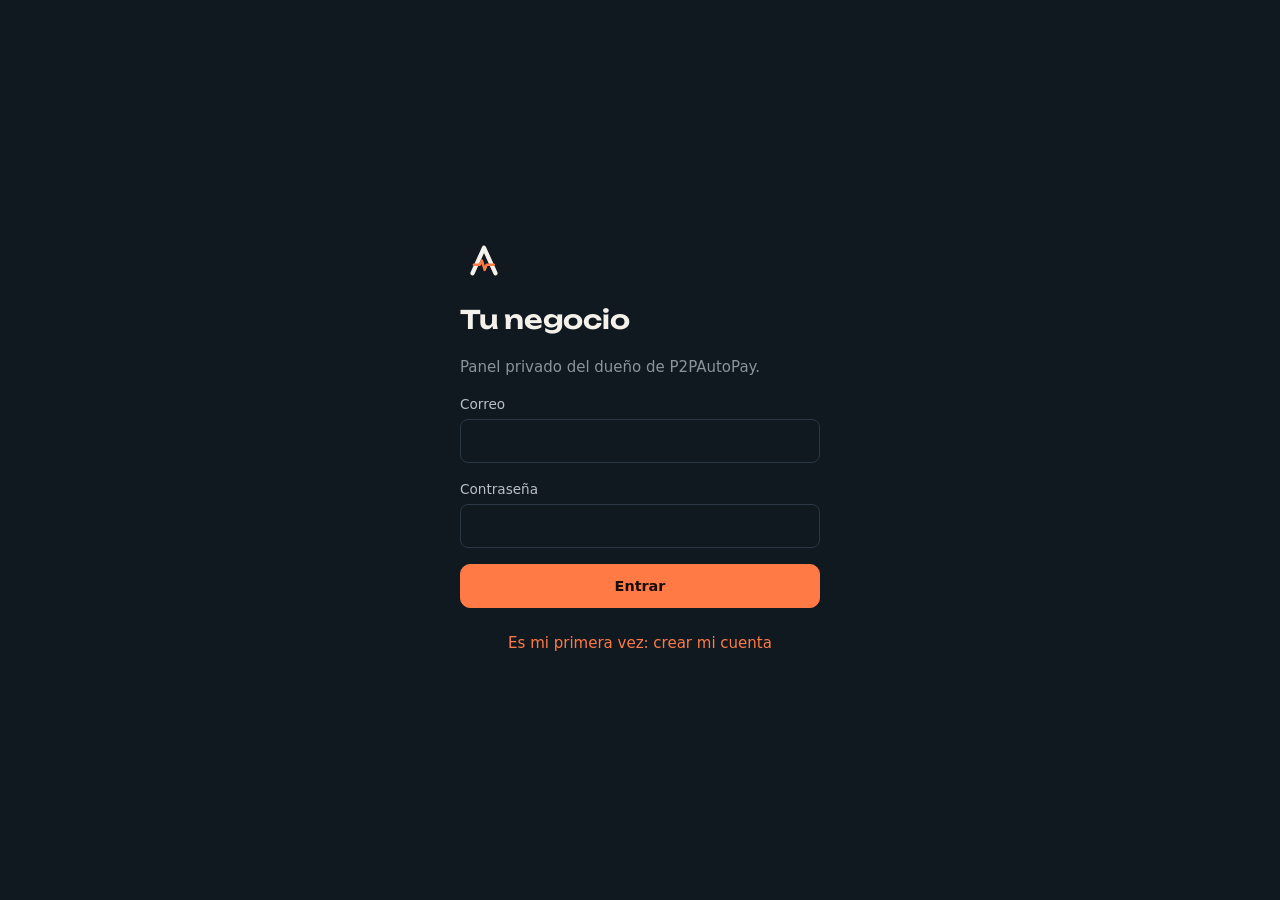
<file: panel/index.html>
<!DOCTYPE html>
<html lang="es">
<head>
<meta charset="utf-8">
<meta name="viewport" content="width=device-width, initial-scale=1, viewport-fit=cover">
<meta name="robots" content="noindex, nofollow">
<meta name="referrer" content="no-referrer">
<meta http-equiv="Content-Security-Policy" content="default-src 'self'; script-src 'self'; style-src 'self'; font-src 'self'; img-src 'self' data:; connect-src https://zgkicomjnrgtjhnjtrxm.supabase.co https://api.github.com; form-action 'none'; base-uri 'none'; object-src 'none'">
<meta name="theme-color" content="#101820">
<title>Negocio · P2PAutoPay</title>
<link rel="icon" href="icono.svg" type="image/svg+xml">
<link rel="stylesheet" href="panel.css?v=3">
</head>
<body>
<div id="cargando" class="pantalla-centro"><span class="giro" aria-hidden="true"></span><span class="sr">Cargando</span></div>

<!-- Entrar -->
<main id="entrar" class="pantalla-centro" hidden>
  <form id="form-entrar" class="caja-entrar" novalidate>
    <img src="icono.svg" alt="" width="48" height="48">
    <h1>Tu negocio</h1>
    <p class="suave">Panel privado del dueño de P2PAutoPay.</p>
    <label>Correo<input type="email" name="correo" autocomplete="username" required></label>
    <label>Contraseña<input type="password" name="clave" autocomplete="current-password" minlength="8" required></label>
    <p id="entrar-error" class="error" role="alert" hidden></p>
    <button type="submit" class="boton principal" id="boton-entrar">Entrar</button>
    <button type="button" class="enlace" id="cambiar-modo">Es mi primera vez: crear mi cuenta</button>
  </form>
</main>

<!-- Cuenta sin permiso -->
<main id="sin-permiso" class="pantalla-centro" hidden>
  <div class="caja-entrar">
    <h1>Casi listo</h1>
    <p>Tu cuenta <strong id="sin-permiso-correo"></strong> ya existe, pero todavía no tiene permiso para ver el negocio.</p>
    <p class="suave">Avísale a Claude en el hilo del panel y la activa. Después recarga esta página.</p>
    <button type="button" class="boton" id="salir-2">Salir</button>
  </div>
</main>

<!-- Panel -->
<div id="panel" hidden>
  <header class="barra">
    <div class="marca"><img src="icono.svg" alt="" width="28" height="28"><span>Negocio</span></div>
    <nav class="pestanas" aria-label="Secciones">
      <button type="button" data-ir="resumen" aria-current="page">Resumen</button>
      <button type="button" data-ir="licencias">Licencias</button>
      <button type="button" data-ir="clientes">Clientes</button>
      <button type="button" data-ir="ventas">Ventas</button>
      <button type="button" data-ir="gastos">Gastos</button>
    </nav>
    <button type="button" class="boton pequeno" id="salir">Salir</button>
  </header>

  <main class="contenido">
    <div class="bloque"><p id="error-carga" class="error" role="alert" hidden></p><button type="button" class="boton pequeno" id="reintentar-carga">Actualizar datos</button></div>
    <div id="datos-panel" hidden>
    <!-- RESUMEN -->
    <section id="sec-resumen" class="seccion">
      <div class="cabeza">
        <div>
          <p class="etiqueta" id="mes-actual"></p>
          <p class="heroe" id="ingreso-mes">$0</p>
          <p class="suave" id="ingreso-comparado"></p>
        </div>
        <button type="button" class="boton principal" data-accion="nueva-licencia">Nueva licencia</button>
      </div>

      <article class="bloque"><h2>Resultado registrado del mes</h2><p id="resultado-mes">No disponible</p><p class="suave">Pagos anotados menos gastos anotados del mismo mes. No es un beneficio contable ni dinero conciliado.</p><p id="gastos-resumen" class="suave"></p></article>
      <dl class="cifras">
        <div><dt>Licencias activas</dt><dd id="c-activas">0</dd></div>
        <div><dt>Vencen en 7 días</dt><dd id="c-por-vencer">0</dd></div>
        <div><dt>Vencidas</dt><dd id="c-vencidas">0</dd></div>
        <div><dt>Estimación mensual, no cobrado</dt><dd id="c-mrr">—</dd><small id="mrr-nota"></small></div>
        <div><dt>Clientes</dt><dd id="c-clientes">0</dd></div>
        <div><dt>Pagos anotados en total</dt><dd id="c-total">$0</dd></div>
      </dl>

      <div class="dos">
        <article class="bloque">
          <h2>Pagos anotados por mes</h2>
          <div id="grafico" class="grafico" role="img"></div>
          <table class="tabla-oculta" id="grafico-tabla"><caption>Pagos anotados por mes</caption><thead><tr><th>Mes</th><th>Ingresos</th></tr></thead><tbody></tbody></table>
        </article>
        <article class="bloque">
          <h2>De la página a la venta</h2>
          <ol class="embudo" id="embudo"></ol>
        </article>
      </div>

      <article class="bloque alerta-bloque" id="bloque-alertas" hidden>
        <h2>Posible licencia copiada</h2>
        <p class="suave">La misma licencia se abrió en más de un equipo en las últimas 24 horas. Revísala y anúlala si no es del cliente.</p>
        <ul class="lista" id="lista-alertas"></ul>
      </article>

      <article class="bloque">
        <h2>Cobra a tiempo</h2>
        <p class="suave">Licencias que vencen en los próximos 7 días o ya vencieron.</p>
        <ul class="lista" id="lista-cobrar"></ul>
      </article>

      <article class="bloque">
        <h2>Solicitudes de la página</h2>
        <ul class="lista" id="lista-solicitudes"></ul>
      </article>
    </section>

    <!-- LICENCIAS -->
    <section id="sec-licencias" class="seccion" hidden>
      <div class="cabeza">
        <h1>Licencias</h1>
        <div class="acciones">
          <label class="boton" for="importar-csv">Importar emitidas.csv</label>
          <input type="file" id="importar-csv" accept=".csv,text/csv" hidden>
          <button type="button" class="boton principal" data-accion="nueva-licencia">Nueva licencia</button>
        </div>
      </div>
      <div class="filtros" role="group" aria-label="Mostrar">
        <button type="button" data-filtro="vigentes" aria-pressed="true">Vigentes</button>
        <button type="button" data-filtro="vencidas" aria-pressed="false">Vencidas</button>
        <button type="button" data-filtro="todas" aria-pressed="false">Todas</button>
        <input type="search" id="buscar-licencia" placeholder="Buscar dueño o PC" aria-label="Buscar dueño o PC">
      </div>
      <ul class="lista" id="lista-licencias"></ul>
      <p class="nota" id="nota-llave"></p>
    </section>

    <!-- CLIENTES -->
    <section id="sec-clientes" class="seccion" hidden>
      <div class="cabeza">
        <h1>Clientes</h1>
        <button type="button" class="boton principal" id="nuevo-cliente">Nuevo cliente</button>
      </div>
      <ul class="lista" id="lista-clientes"></ul>
    </section>

    <!-- VENTAS -->
    <section id="sec-ventas" class="seccion" hidden>
      <div class="cabeza">
        <h1>Ventas</h1>
        <button type="button" class="boton principal" id="nueva-venta">Anotar un pago</button>
      </div>
      <ul class="lista" id="lista-ventas"></ul>
    </section>
    <section id="sec-gastos" class="seccion" hidden>
      <div class="cabeza"><h1>Gastos</h1><button type="button" class="boton principal" id="nuevo-gasto">Anotar gasto</button></div>
      <p class="suave">Solo gastos reales anotados manualmente, en USD.</p><p id="gastos-error" class="error" role="alert" hidden></p><ul class="lista" id="lista-gastos"></ul>
    </section>
    </div>
  </main>
</div>

<!-- Dialogo: nueva licencia / renovar -->
<dialog id="dlg-licencia">
  <form id="form-licencia" method="dialog" novalidate>
    <h2 id="dlg-licencia-titulo">Nueva licencia</h2>
    <div id="bloque-cliente">
      <label>Dueño
        <select name="cliente_id" id="sel-cliente"></select>
      </label>
      <div id="cliente-nuevo" class="sub" hidden>
        <label>Nombre<input name="nombre" maxlength="120" autocomplete="off"></label>
        <label>Contacto <span class="suave">(Telegram, WhatsApp o correo)</span><input name="contacto" maxlength="200" autocomplete="off"></label>
      </div>
      <label>Código de su PC<input name="pc" placeholder="ABCD-EFGH-JKLM-NPQR" autocomplete="off" spellcheck="false" class="mono"></label>
    </div>
    <p id="renovar-info" class="sub" hidden></p>
    <fieldset>
      <legend>Duración</legend>
      <div class="opciones" id="opc-duracion">
        <label><input type="radio" name="duracion" value="1" checked><span>1 mes</span></label>
        <label><input type="radio" name="duracion" value="3"><span>3 meses</span></label>
        <label><input type="radio" name="duracion" value="6"><span>6 meses</span></label>
        <label><input type="radio" name="duracion" value="12"><span>12 meses</span></label>
        <label><input type="radio" name="duracion" value="ilimitada"><span>Ilimitada</span></label>
      </div>
    </fieldset>
    <label>Plan
      <select name="plan">
        <option value="no_verificados">No verificados</option>
        <option value="verificados">Verificados</option>
        <option value="prueba">Persona de prueba (1 mes, gratis)</option>
        <option value="dueno">Mía (dueño)</option>
      </select>
    </label>
    <p class="sub" id="nota-prueba" hidden>Dura 1 mes y no lleva pago. Si quieres que siga probando, la renuevas tú cuando le toque.</p>
    <fieldset id="fs-pago">
      <legend>Pago recibido (opcional)</legend>
      <p class="suave">Déjalo vacío si no has recibido un pago. No se registra una venta.</p>
      <div class="fila">
        <label>Monto (USD)<input name="monto" type="number" min="0" step="0.01" inputmode="decimal"></label>
        <label>Cómo pagó
          <select name="metodo">
            <option>Binance</option><option>Pago Móvil</option><option>Zelle</option>
            <option>Efectivo</option><option>Transferencia</option><option>Otro</option>
          </select>
        </label>
      </div>
      <label>Nota <span class="suave">(opcional)</span><input name="nota" maxlength="500" autocomplete="off"></label>
    </fieldset>
    <p class="error" id="licencia-error" role="alert" hidden></p>
    <div class="pie">
      <button type="button" class="boton" data-cerrar>Cancelar</button>
      <button type="submit" class="boton principal" id="boton-generar">Generar licencia</button>
    </div>
  </form>
  <div id="licencia-lista" hidden>
    <h2>Licencia lista</h2>
    <p class="suave" id="licencia-lista-info"></p>
    <textarea id="licencia-texto" class="mono" readonly rows="5"></textarea>
    <p class="aviso" id="licencia-aviso" hidden></p>
    <div class="pie">
      <button type="button" class="boton" data-cerrar>Cerrar</button>
      <button type="button" class="boton principal" id="copiar-nueva">Copiar</button>
    </div>
  </div>
</dialog>

<!-- Dialogo: cliente -->
<dialog id="dlg-cliente">
  <form id="form-cliente" method="dialog" novalidate>
    <h2 id="dlg-cliente-titulo">Nuevo cliente</h2>
    <label>Nombre<input name="nombre" maxlength="120" required autocomplete="off"></label>
    <label>Contacto <span class="suave">(Telegram, WhatsApp o correo)</span><input name="contacto" maxlength="200" autocomplete="off"></label>
    <label>Notas<textarea name="notas" maxlength="2000" rows="3"></textarea></label>
    <p class="error" id="cliente-error" role="alert" hidden></p>
    <div class="pie">
      <button type="button" class="boton" data-cerrar>Cancelar</button>
      <button type="submit" class="boton principal">Guardar</button>
    </div>
  </form>
</dialog>

<dialog id="dlg-ficha" aria-labelledby="ficha-titulo">
  <h2 id="ficha-titulo"></h2><p id="ficha-contacto" class="suave"></p>
  <h2>Licencias y vencimientos</h2><ul class="lista" id="ficha-licencias"></ul>
  <h2>Pagos anotados</h2><ul class="lista" id="ficha-pagos"></ul>
  <div class="pie"><button type="button" class="boton" data-cerrar>Cerrar</button><button type="button" class="boton principal" id="ficha-pago">Anotar pago</button></div>
</dialog>

<!-- Dialogo: venta -->
<dialog id="dlg-venta">
  <form id="form-venta" method="dialog" novalidate>
    <h2>Anotar un pago</h2>
    <label>Cliente<select name="cliente_id" id="sel-cliente-venta"></select></label>
    <label>Licencia (opcional)<select name="licencia_id" id="sel-licencia-venta"></select></label>
    <div class="fila">
      <label>Fecha<input name="fecha" type="date" required></label>
      <label>Monto (USD)<input name="monto" type="number" min="0" step="0.01" inputmode="decimal" required></label>
    </div>
    <div class="fila">
      <label>Plan
        <select name="plan">
          <option value="no_verificados">No verificados</option>
          <option value="verificados">Verificados</option>
          <option value="otro">Otro</option>
        </select>
      </label>
      <label>Cómo pagó
        <select name="metodo">
          <option>Binance</option><option>Pago Móvil</option><option>Zelle</option>
          <option>Efectivo</option><option>Transferencia</option><option>Otro</option>
        </select>
      </label>
    </div>
    <label>Nota <span class="suave">(opcional)</span><input name="nota" maxlength="500" autocomplete="off"></label>
    <p class="error" id="venta-error" role="alert" hidden></p>
    <div class="pie">
      <button type="button" class="boton" data-cerrar>Cancelar</button>
      <button type="submit" class="boton principal">Guardar</button>
    </div>
  </form>
</dialog>

<dialog id="dlg-gasto"><form id="form-gasto" method="dialog" novalidate>
<h2 id="gasto-titulo">Anotar gasto</h2>
<div class="fila"><label>Fecha<input name="fecha" type="date" required></label><label>Monto (USD)<input name="monto" type="number" min="0.01" step="0.01" inputmode="decimal" required></label></div>
<label>Descripción<input name="descripcion" maxlength="200" required></label><label>Categoría<input name="categoria" maxlength="100" required></label><label>Nota (opcional)<input name="nota" maxlength="500"></label>
<p id="gasto-form-error" class="error" role="alert" hidden></p><div class="pie"><button type="button" class="boton" data-cerrar>Cancelar</button><button type="submit" class="boton principal">Guardar</button></div></form></dialog>
<div id="toast" class="toast" role="status" aria-live="polite" hidden></div>

<script src="vendor/supabase-2.119.0.js"></script>
<script src="panel-model.js?v=10"></script>
<script src="panel.js?v=12"></script>
</body>
</html>
</file>
<file: panel/panel.css>
/* Panel del negocio de P2PAutoPay: marca del programa (oscuro #101820, naranja
   #FF7A45, crema #F4F1EA, letra Unbounded para titulos y cifras). Pensado primero
   para el telefono: en pantallas chicas las pestanas bajan al borde inferior. */
@font-face {
  font-family: "Unbounded";
  src: url("fuentes/unbounded.woff2") format("woff2");
  font-weight: 400 700;
  font-display: swap;
}
:root {
  --fondo: #101820;
  --fondo-2: #16212b;
  --fondo-3: #1d2a36;
  --linea: #2a3846;
  --tinta: #f4f1ea;
  --tinta-2: #b9c0c6;
  --tinta-3: #8a949c;
  --naranja: #ff7a45;
  --naranja-fuerte: #c2410c;
  --bien: #4ade80;
  --alerta: #fbbf24;
  --mal: #f87171;
  --radio: 10px;
  --titulos: "Unbounded", "Segoe UI", system-ui, sans-serif;
  --texto: "Segoe UI", system-ui, -apple-system, Roboto, sans-serif;
  color-scheme: dark;
}
* { box-sizing: border-box; }
html, body { margin: 0; background: var(--fondo); color: var(--tinta); }
body { font: 15px/1.5 var(--texto); -webkit-font-smoothing: antialiased; min-height: 100vh; }
[hidden] { display: none !important; }
h1, h2 { font-family: var(--titulos); font-weight: 600; letter-spacing: -.01em; margin: 0; }
h1 { font-size: 1.35rem; }
h2 { font-size: .95rem; margin-bottom: .75rem; }
p { margin: 0; }
.suave { color: var(--tinta-3); font-weight: 400; }
.sr, .tabla-oculta { position: absolute; width: 1px; height: 1px; overflow: hidden; clip: rect(0 0 0 0); white-space: nowrap; }
.mono { font-family: ui-monospace, "Cascadia Mono", Consolas, monospace; letter-spacing: .02em; }
:focus-visible { outline: 2px solid var(--naranja); outline-offset: 2px; }

/* circulito de carga (igual que en el programa) */
.giro, .girando::before {
  content: ""; display: inline-block; width: 1.15em; height: 1.15em; flex: none;
  border: 2.5px solid rgba(255, 122, 69, .25); border-top-color: var(--naranja);
  border-radius: 50%; animation: giro .8s linear infinite;
}
.girando { display: inline-flex; align-items: center; gap: .55em; }
#cargando .giro { width: 2rem; height: 2rem; border-width: 3px; }
@keyframes giro { to { transform: rotate(360deg); } }
@media (prefers-reduced-motion: reduce) { .giro, .girando::before { animation-duration: 2s; } }

/* ---------- botones y campos ---------- */
.boton {
  display: inline-flex; align-items: center; justify-content: center; gap: .4em;
  min-height: 44px; padding: 0 1.1rem; border-radius: var(--radio);
  border: 1px solid var(--linea); background: var(--fondo-3); color: var(--tinta);
  font: 600 .9rem var(--texto); cursor: pointer; white-space: nowrap;
  transition: background .15s, border-color .15s;
}
.boton:hover { border-color: var(--tinta-3); }
.boton.principal { background: var(--naranja); border-color: var(--naranja); color: #1a0d06; }
.boton.principal:hover { background: #ff8c5e; }
.boton.peligro { color: var(--mal); }
.boton.pequeno { min-height: 36px; padding: 0 .8rem; font-size: .82rem; }
.boton:disabled { opacity: .6; cursor: wait; }
.enlace { background: none; border: 0; color: var(--naranja); font: inherit; cursor: pointer; padding: .5rem; }

label { display: grid; gap: .3rem; font-size: .85rem; color: var(--tinta-2); }
input, select, textarea {
  width: 100%; min-height: 44px; padding: .55rem .75rem; border-radius: 8px;
  border: 1px solid var(--linea); background: var(--fondo); color: var(--tinta);
  font: 1rem var(--texto);
}
textarea { min-height: auto; resize: vertical; }
input:focus, select:focus, textarea:focus { outline: none; border-color: var(--naranja); }
input[type=number] { -moz-appearance: textfield; appearance: textfield; }
input[type=number]::-webkit-inner-spin-button { -webkit-appearance: none; }
fieldset { border: 0; padding: 0; margin: 0; display: grid; gap: .75rem; }
legend { font-size: .85rem; color: var(--tinta-2); margin-bottom: .4rem; padding: 0; }
#bloque-cliente { display: grid; gap: 1rem; }
.error { color: var(--mal); font-size: .88rem; }
.aviso { color: var(--alerta); font-size: .88rem; }
.nota { color: var(--tinta-3); font-size: .82rem; margin-top: 1.5rem; max-width: 60ch; }

/* ---------- entrar ---------- */
.pantalla-centro { min-height: 100vh; display: grid; place-items: center; padding: 1.5rem; }
.caja-entrar { width: min(100%, 360px); display: grid; gap: 1rem; }
.caja-entrar h1 { font-size: 1.6rem; }

/* ---------- barra ---------- */
.barra {
  position: sticky; top: 0; z-index: 5; display: flex; align-items: center; gap: 1rem;
  padding: .7rem clamp(1rem, 4vw, 2rem); background: rgba(16, 24, 32, .92);
  backdrop-filter: blur(8px); border-bottom: 1px solid var(--linea);
}
.marca { display: flex; align-items: center; gap: .55rem; font: 600 1rem var(--titulos); }
.pestanas { display: flex; gap: .25rem; margin-right: auto; margin-left: 1rem; }
.pestanas button {
  background: none; border: 0; color: var(--tinta-3); font: 600 .9rem var(--texto);
  padding: .6rem .8rem; border-radius: 8px; cursor: pointer; min-height: 44px;
}
.pestanas button:hover { color: var(--tinta); }
.pestanas button[aria-current="page"] { color: var(--tinta); background: var(--fondo-3); }

.contenido { width: min(100%, 1100px); margin: 0 auto; padding: 1.5rem clamp(1rem, 4vw, 2rem) 6rem; }
.seccion { display: grid; gap: 1.25rem; }
.cabeza { display: flex; flex-wrap: wrap; align-items: flex-end; justify-content: space-between; gap: 1rem; }
.acciones { display: flex; flex-wrap: wrap; gap: .5rem; }

/* ---------- resumen ---------- */
.etiqueta { font-size: .8rem; text-transform: uppercase; letter-spacing: .08em; color: var(--tinta-3); }
.heroe { font: 700 clamp(2.4rem, 8vw, 3.6rem)/1.05 var(--titulos); letter-spacing: -.03em; margin: .2rem 0 .3rem; }
.sube { color: var(--bien); }
.baja { color: var(--mal); }

.cifras {
  display: grid; grid-template-columns: repeat(auto-fit, minmax(150px, 1fr)); gap: 1px; margin: 0;
  background: var(--linea); border: 1px solid var(--linea); border-radius: var(--radio); overflow: hidden;
}
.cifras div { background: var(--fondo-2); padding: .9rem 1rem; }
.cifras dt { font-size: .8rem; color: var(--tinta-3); }
.cifras dd { margin: .2rem 0 0; font: 600 1.35rem var(--titulos); }
.cifras dd.alerta { color: var(--alerta); }
.cifras dd.mal { color: var(--mal); }

.dos { display: grid; gap: 1.25rem; grid-template-columns: repeat(auto-fit, minmax(300px, 1fr)); }
.bloque { background: var(--fondo-2); border: 1px solid var(--linea); border-radius: var(--radio); padding: 1.1rem 1.1rem 1.2rem; }
.alerta-bloque { border-color: var(--mal); }
.bloque > .suave { margin: -.4rem 0 .8rem; font-size: .88rem; }

/* grafico de barras: una serie, barras finas con punta redondeada, eje discreto */
.grafico { display: grid; grid-auto-flow: column; grid-auto-columns: 1fr; gap: 6px; align-items: end; height: 170px; padding-top: 1.4rem; border-bottom: 1px solid var(--linea); }
.barra-mes { position: relative; display: flex; flex-direction: column; align-items: center; justify-content: flex-end; height: 100%; cursor: default; }
.barra-mes i { display: block; width: min(70%, 34px); background: var(--naranja); border-radius: 4px 4px 0 0; min-height: 2px; opacity: .55; transition: opacity .15s; }
.barra-mes.actual i, .barra-mes:hover i, .barra-mes:focus-visible i { opacity: 1; }
.barra-mes b { position: absolute; top: -1.3rem; font: 600 .72rem var(--texto); color: var(--tinta); white-space: nowrap; opacity: 0; transition: opacity .15s; }
.barra-mes.actual b, .barra-mes:hover b, .barra-mes:focus-visible b { opacity: 1; }
.meses { display: grid; grid-auto-flow: column; grid-auto-columns: 1fr; gap: 6px; margin-top: .4rem; }
.meses span { text-align: center; font-size: .72rem; color: var(--tinta-3); text-transform: capitalize; }

.embudo { list-style: none; margin: 0; padding: 0; display: grid; gap: .6rem; }
.embudo li { display: grid; grid-template-columns: 1fr auto; gap: .2rem .8rem; align-items: baseline; }
.embudo strong { font: 600 1.15rem var(--titulos); }
.embudo .riel { grid-column: 1 / -1; height: 6px; background: var(--fondo-3); border-radius: 3px; overflow: hidden; }
.embudo .riel i { display: block; height: 100%; background: var(--naranja); border-radius: 3px; }
.embudo small { grid-column: 1 / -1; color: var(--tinta-3); font-size: .78rem; }

/* ---------- listas ---------- */
.lista { list-style: none; margin: 0; padding: 0; display: grid; gap: 1px; background: var(--linea); border: 1px solid var(--linea); border-radius: var(--radio); overflow: hidden; }
.bloque .lista { border-radius: 8px; }
.lista > li { background: var(--fondo-2); padding: .85rem 1rem; display: grid; grid-template-columns: 1fr auto; gap: .35rem 1rem; align-items: center; }
.lista > li.vacio { display: block; color: var(--tinta-3); text-align: center; padding: 1.5rem 1rem; }
.lista .titulo { font-weight: 600; overflow-wrap: anywhere; }
.lista .detalle { color: var(--tinta-3); font-size: .85rem; overflow-wrap: anywhere; }
.lista .lado { display: flex; flex-wrap: wrap; gap: .4rem; justify-content: flex-end; align-items: center; }
.lista .monto { font: 600 1rem var(--titulos); }

/* dias que le quedan: color + icono + texto, nunca solo color */
.chip { display: inline-flex; align-items: center; gap: .35em; padding: .2rem .6rem; border-radius: 999px; font-size: .8rem; font-weight: 600; border: 1px solid currentColor; white-space: nowrap; }
.chip::before { font-size: .85em; }
.chip.bien { color: var(--bien); } .chip.bien::before { content: "●"; }
.chip.alerta { color: var(--alerta); } .chip.alerta::before { content: "▲"; }
.chip.mal { color: var(--mal); } .chip.mal::before { content: "✕"; }
.chip.siempre { color: var(--naranja); } .chip.siempre::before { content: "∞"; }
.chip.gris { color: var(--tinta-3); } .chip.gris::before { content: "–"; }

.filtros { display: flex; flex-wrap: wrap; gap: .4rem; align-items: center; }
.filtros button { background: none; border: 1px solid var(--linea); color: var(--tinta-2); border-radius: 999px; padding: 0 1rem; min-height: 38px; font: 600 .85rem var(--texto); cursor: pointer; }
.filtros button[aria-pressed="true"] { background: var(--tinta); color: var(--fondo); border-color: var(--tinta); }
.filtros input { flex: 1 1 200px; min-height: 38px; border-radius: 999px; }

/* ---------- dialogos ---------- */
dialog {
  width: min(100% - 2rem, 520px); max-height: calc(100vh - 2rem); padding: 1.4rem;
  border: 1px solid var(--linea); border-radius: 14px; background: var(--fondo-2); color: var(--tinta);
}
dialog::backdrop { background: rgba(5, 9, 13, .7); }
dialog form, #licencia-lista { display: grid; gap: 1rem; }
.sub { padding: .8rem; border-radius: 8px; background: var(--fondo-3); display: grid; gap: .75rem; font-size: .9rem; }
.fila { display: grid; grid-template-columns: 1fr 1fr; gap: .75rem; }
.opciones { display: flex; flex-wrap: wrap; gap: .4rem; }
.opciones label { display: block; }
.opciones input { position: absolute; opacity: 0; width: 1px; height: 1px; }
.opciones span { display: inline-flex; align-items: center; min-height: 40px; padding: 0 .9rem; border-radius: 999px; border: 1px solid var(--linea); color: var(--tinta-2); cursor: pointer; font-weight: 600; font-size: .85rem; }
.opciones input:disabled + span { opacity: .35; cursor: not-allowed; }
.opciones input:checked + span { background: var(--naranja); border-color: var(--naranja); color: #1a0d06; }
.opciones input:focus-visible + span { outline: 2px solid var(--naranja); outline-offset: 2px; }
.pie { display: flex; justify-content: flex-end; gap: .5rem; margin-top: .25rem; }
#licencia-texto { font-size: .78rem; word-break: break-all; }

.toast { position: fixed; left: 50%; bottom: 5.5rem; transform: translateX(-50%); background: var(--tinta); color: var(--fondo); padding: .7rem 1.1rem; border-radius: 10px; font-weight: 600; z-index: 20; max-width: calc(100% - 2rem); }

/* ---------- telefono ---------- */
@media (max-width: 720px) {
  .pestanas {
    position: fixed; left: 0; right: 0; bottom: 0; margin: 0; z-index: 6; justify-content: space-around;
    background: var(--fondo-2); border-top: 1px solid var(--linea);
    padding: .35rem .5rem calc(.35rem + env(safe-area-inset-bottom));
  }
  .pestanas button { flex: 1; padding: .5rem .2rem; font-size: .82rem; }
  /* sin backdrop-filter: si no, las pestanas fijas quedan atrapadas dentro de la barra */
  .barra { justify-content: space-between; backdrop-filter: none; background: var(--fondo); }
  .lista > li { grid-template-columns: 1fr; }
  .lista .lado { justify-content: flex-start; }
  .cabeza .boton.principal { width: 100%; }
  .fila { grid-template-columns: 1fr; }
}
</file>
